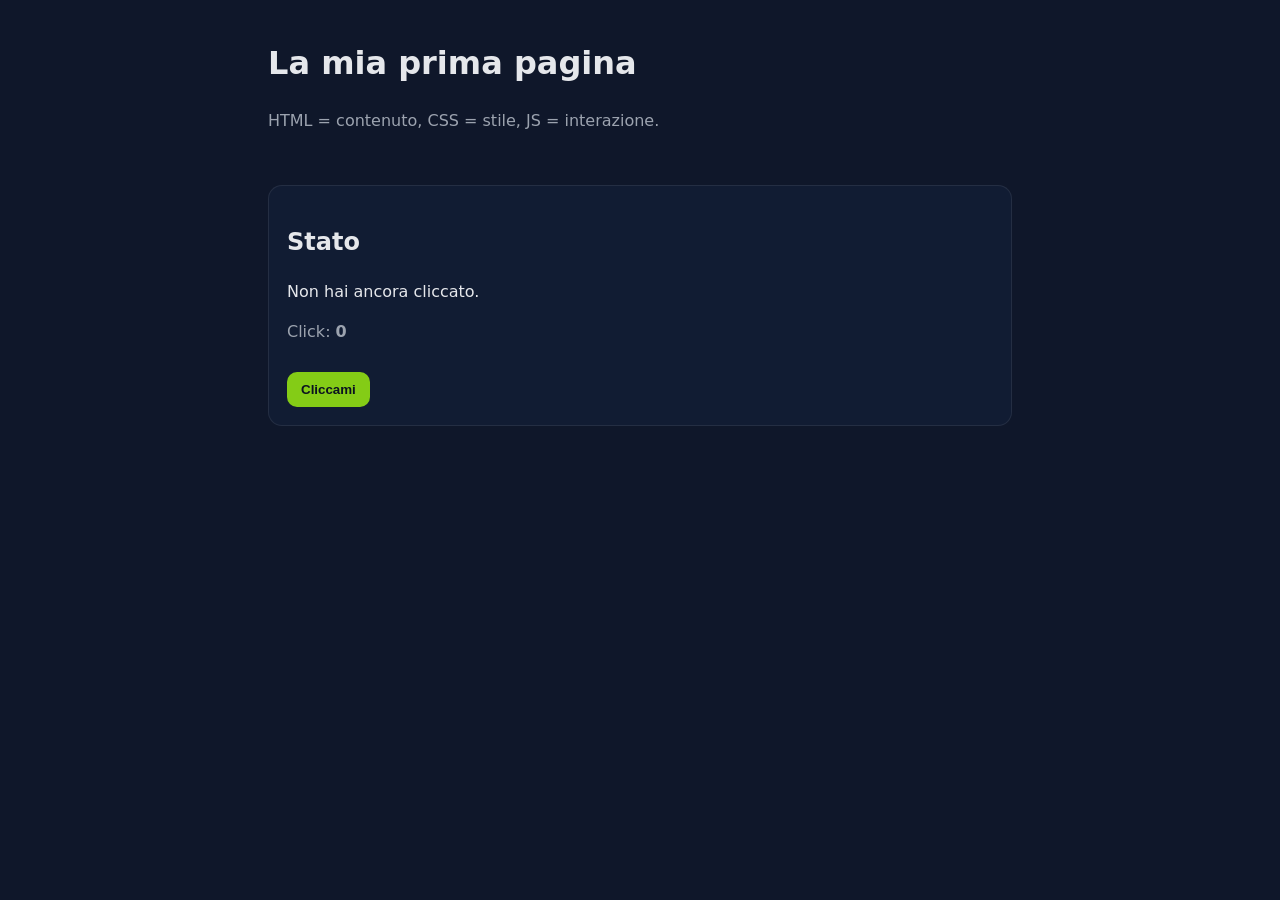
<file: esempio/index.html>
<!DOCTYPE html>
<html lang="en">
<head>
    <meta charset="UTF-8">
    <meta name="viewport" content="width=device-width, initial-scale=1.0">
    <title>Esempio HTML, CSS, JS</title>
    <link rel="stylesheet" href="style.css">
</head>
<body>
    <header class="container">
        <h1>La mia prima pagina</h1>
        <p class="muted">
            HTML = contenuto, CSS = stile, JS = interazione.
        </p>
    </header>

    <main class="container">
        <section class="card">
            <h2>Stato</h2>
            <p id="status">Non hai ancora cliccato.</p>
            <p class="muted">
                Click: <strong id="count">0</strong>
            </p>

            <button id="btn" class="btn">Cliccami</button>
        </section>
    </main>

    <script src="script.js"></script>
</body>
</html>
</file>
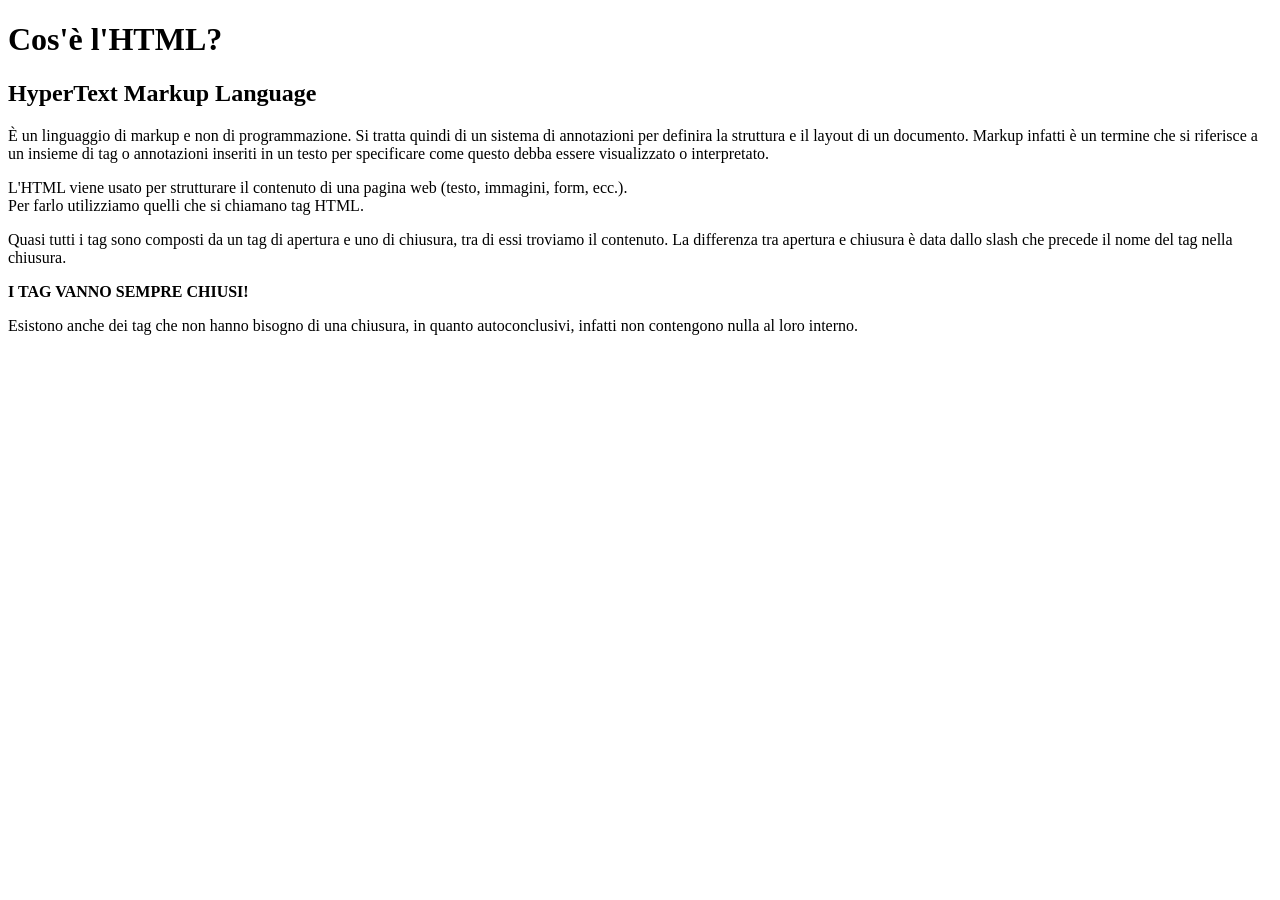
<file: 01-basi/01-intro.html>
<!-- Commento = Windows ctrl + ù | Mac = cmd + shift + 7 -->
<!-- Il tag DOCTYPE definisce il documento come un file HTML, così che il browser possa interpretarlo correttamente -->
<!DOCTYPE html>
<!-- Il tag HTML è il nostro "root tag" che contiene tutto il nostro documento -->
<html lang="it">
<!-- Il tag HEAD contiene tutta una serie di tag che servono a fornire informazioni extra sulla pagina, come meta-dati o il titolo della pagina. Tutto ciò che viene riportato nella head del documento non verrà visualizzato sulla pagina renderizzata dal browser -->
<head>
    <meta charset="UTF-8">
    <meta name="viewport" content="width=device-width, initial-scale=1.0">

    <!-- Il tag TITLE riporta il titolo della pagina. Importante per la SEO -->
    <title>HTML & CSS - Basi 01 - Intro</title>
</head>

<!-- Il tag BODY contiene tutto ciò che verrà visualizzato dagli utenti che visitano la nostra pagina web -->
<body>

    <h1>Cos'è l'HTML?</h1>

    <h2>HyperText Markup Language</h2>

    <p>
        È un linguaggio di markup e non di programmazione. Si tratta quindi di un sistema di annotazioni per definira la struttura e il layout di un documento. Markup infatti è un termine che si riferisce a un insieme di tag o annotazioni inseriti in un testo per specificare come questo debba essere visualizzato o interpretato.
    </p>

    <p>
        L'HTML viene usato per strutturare il contenuto di una pagina web (testo, immagini, form, ecc.). <br>
        Per farlo utilizziamo quelli che si chiamano tag HTML.
    </p>

    <p>
        Quasi tutti i tag sono composti da un tag di apertura e uno di chiusura, tra di essi troviamo il contenuto. La differenza tra apertura e chiusura è data dallo slash che precede il nome del tag nella chiusura.
    </p>

    <p>
        <strong>I TAG VANNO SEMPRE CHIUSI!</strong>
    </p>

    <p>
        Esistono anche dei tag che non hanno bisogno di una chiusura, in quanto autoconclusivi, infatti non contengono nulla al loro interno.
    </p>
    
</body>

</html>
</file>
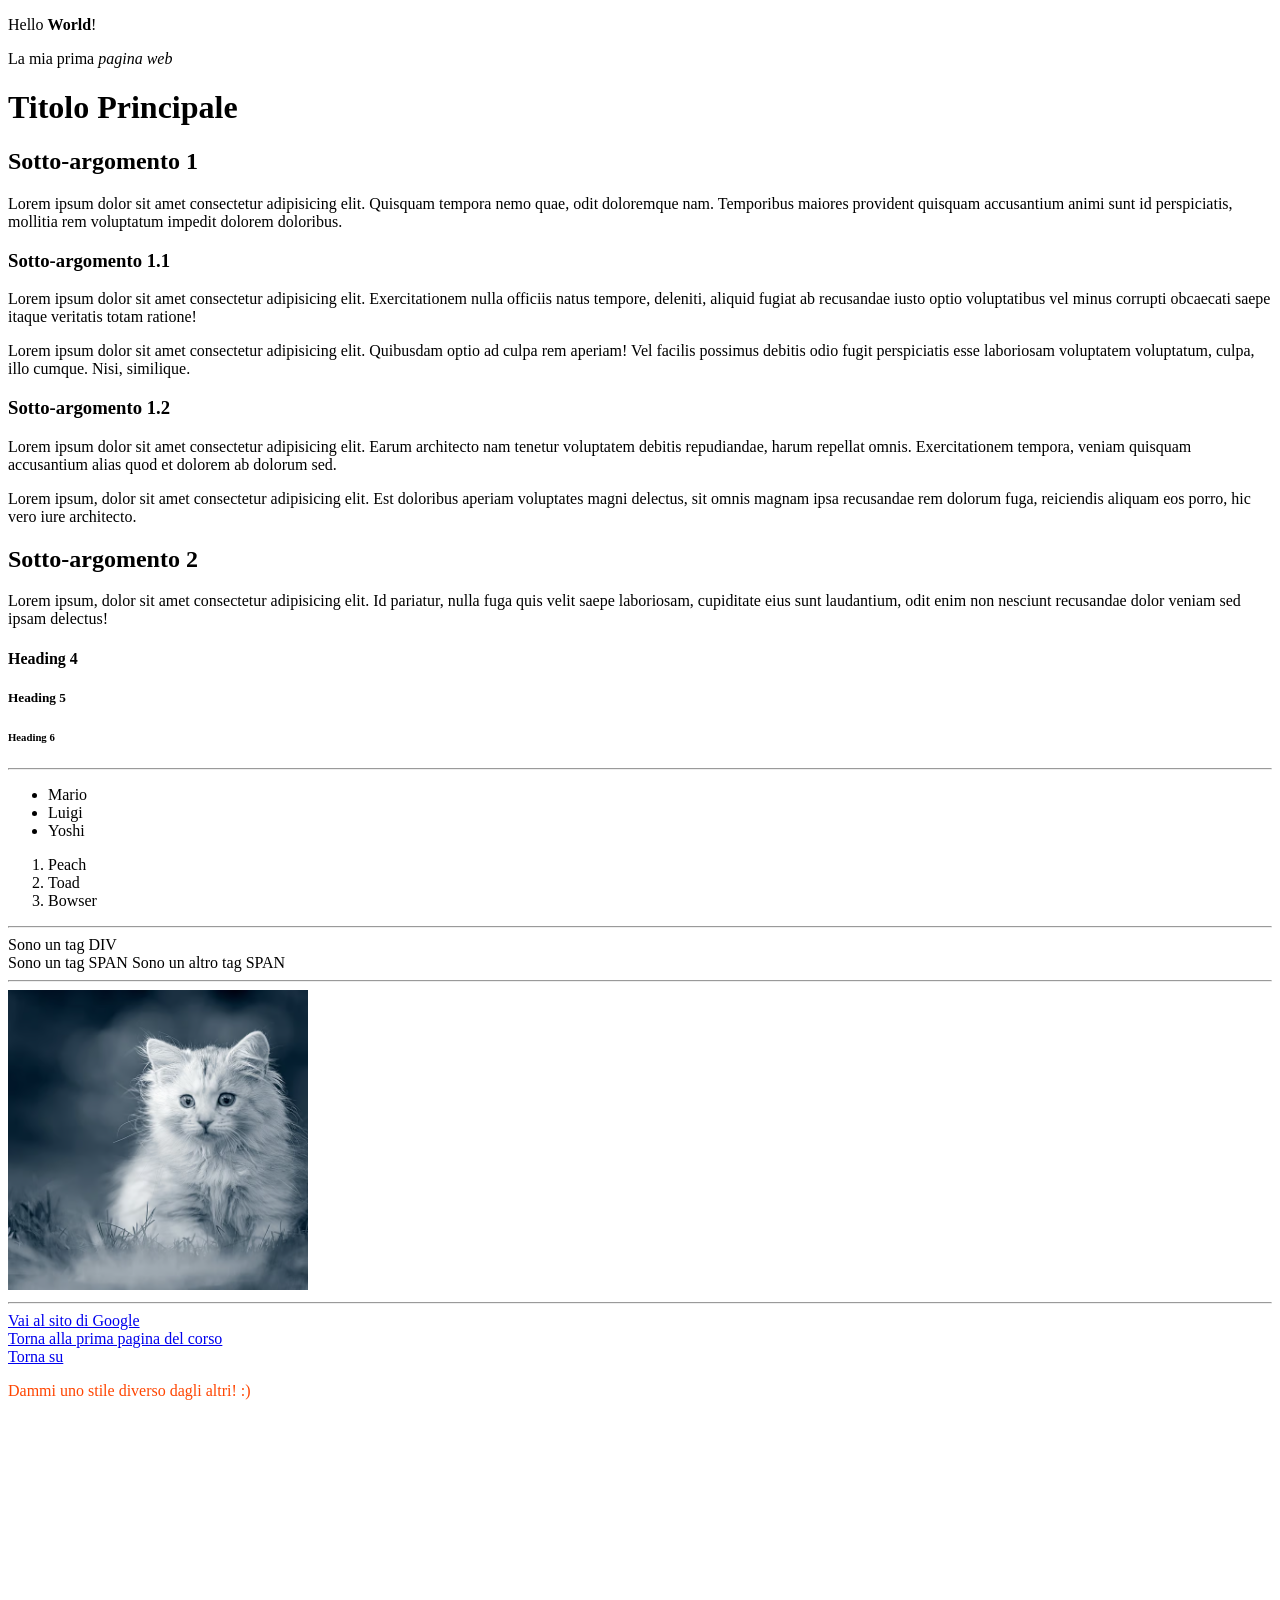
<file: 01-basi/02-basi-html.html>
<!DOCTYPE html>
<html lang="it">
<head>
    <meta charset="UTF-8">
    <meta name="viewport" content="width=device-width, initial-scale=1.0">
    <title>HTML & CSS - Basi 02 - Basi di HTML</title>
</head>
<body id="top" style="min-height: 300vh;">

    <p>
        <!-- Il tag STRONG rende porzioni di testo in grassetto e comunica al browser che si tratta di una parte importante del contenuto -->
        Hello <strong>World</strong>!
    </p>

    <p>
        <!-- Il tag EM enfatizza una porzione di testo rendendola "italic" -->
        La mia prima <em>pagina web</em>
    </p>

    <!--
        Abbiamo a disposizione 6 tag per i titoli all'interno del nostro testo. Si chiamano headings e i tag sono: H1, H2, H3, H4, H5, H6.

        Hanno un valore semantico decrescente, quindi il tag H1 di una pagina conterrà il titolo principale del documento e ce ne potrà essere solo uno.

        I contenuti saranno divisi all'interno della pagina e ogni porzione avrà il suo titolo che spiegherà di cosa si parla. Questo titolo sarà contenuto in un H2.

        Se all'interno delle macro-porzioni di contenuto ci sarà bisogno di suddividere ancora, allora potremo utilizzare gli H3 per indicare le varie sotto-porzioni.

        E così via, anche se H4, H5 e H6 non vengono quasi mai utilizzati.

        È IMPORTANTE utilizzare gli Heading secondo il loro valore semantico e non il loro aspetto sulla pagina, per quello sarà il CSS a occuparsene.
    -->

    <h1>Titolo Principale</h1>

    <h2>Sotto-argomento 1</h2>

    <p>
        Lorem ipsum dolor sit amet consectetur adipisicing elit. Quisquam tempora nemo quae, odit doloremque nam. Temporibus maiores provident quisquam accusantium animi sunt id perspiciatis, mollitia rem voluptatum impedit dolorem doloribus.
    </p>

    <h3>Sotto-argomento 1.1</h3>

    <p>
        Lorem ipsum dolor sit amet consectetur adipisicing elit. Exercitationem nulla officiis natus tempore, deleniti, aliquid fugiat ab recusandae iusto optio voluptatibus vel minus corrupti obcaecati saepe itaque veritatis totam ratione!
    </p>

    <p>
        Lorem ipsum dolor sit amet consectetur adipisicing elit. Quibusdam optio ad culpa rem aperiam! Vel facilis possimus debitis odio fugit perspiciatis esse laboriosam voluptatem voluptatum, culpa, illo cumque. Nisi, similique.
    </p>

    <h3>Sotto-argomento 1.2</h3>

    <p>
        Lorem ipsum dolor sit amet consectetur adipisicing elit. Earum architecto nam tenetur voluptatem debitis repudiandae, harum repellat omnis. Exercitationem tempora, veniam quisquam accusantium alias quod et dolorem ab dolorum sed.
    </p>

    <p>
        Lorem ipsum, dolor sit amet consectetur adipisicing elit. Est doloribus aperiam voluptates magni delectus, sit omnis magnam ipsa recusandae rem dolorum fuga, reiciendis aliquam eos porro, hic vero iure architecto.
    </p>

    <h2>Sotto-argomento 2</h2>

    <p>
        Lorem ipsum, dolor sit amet consectetur adipisicing elit. Id pariatur, nulla fuga quis velit saepe laboriosam, cupiditate eius sunt laudantium, odit enim non nesciunt recusandae dolor veniam sed ipsam delectus!
    </p>

    <h4>Heading 4</h4>
    <h5>Heading 5</h5>
    <h6>Heading 6</h6>

    <!-- Il tag HR, Horizontal Rule, è un tag autoconclusivo che crea una riga divisoria -->
    <hr>

    <!--
        Liste ordinate e non ordinate.
        È possibile creare delle liste puntate o numerate utilizzando i corretti tag HTML.

        Questi sono UL e OL, rispettivamente Unordered List e Ordered List. Comunicano al browser che ciò che contengono è una lista. Ogni elemento della lista invece viene contenuto all'interno di tag LI, List Item, e gli LI sono gli unici tag accettati come figli diretti di UL e OL.
    -->
    <ul>
        <li>Mario</li>
        <li>Luigi</li>
        <li>Yoshi</li>
    </ul>

    <ol>
        <li>Peach</li>
        <li>Toad</li>
        <li>Bowser</li>
    </ol>

    <hr>

    <!--
        Il tag DIV è probabilmente il tag più utilizzato quando si crea una pagina web.
        Si tratta di un contenitore generico che divide il contenuto in sezioni oppure serve a raggruppare elementi che ha senso accostare tra loro.
        Viene usato molto molto spesso per creare layout in combinazione con il CSS.
        Non ha un effetto visivo.
    -->
    <div>
        Sono un tag DIV
    </div>

    <!--
        Il tag SPAN è simile a un DIV, ma non si comporta nella stessa maniera.
        Viene utilizzato per aggiungere CSS o funzioni JS a una porzione di testo o altri elementi.
    -->
    <span>Sono un tag SPAN</span>
    <span>Sono un altro tag SPAN</span>

    <hr>

    <!--
        Il tag IMG è un tag autoconclusivo che permette di visualizzare un'immagine all'interno della pagina web.

        Per dire al browser che immagine debba essere renderizzata, dobbiamo usare un ATTRIBUTO.

        Gli attributi sono qualcosa che si aggiunge all'interno del tag di apertura, nelle parentesi angolari, per fornire al browser informazioni aggiuntive sull'elemento.

        Assegnando al tag IMG un attributo src (source) possiamo dire al browser dove andare a trovare l'immagine da far vedere sulla pagina. Dobbiamo quindi indicare come valore dell'attributo src il percorso a cui trovare l'immagine.

        È bene utilizzare l'attributo alt (ALTernative text) che fornisce una descrizione testuale dell'immagine. Questa serve in caso in cui l'immagine non possa essere renderizzata e, ancora più importante, a essere riconosciuta da lettori di pagine web per ipovedenti.
    -->
    <img src="img/gattino.avif" alt="Gattino tanto pucciosino e carino" width="300">

    <hr>

    <!--
        Un altro tipo di tag che necessita sempre di attributi è il tag A o Àncora. Questi tag servono a creare link a altre pagine o altri siti.

        Il tag A ha bisogno dell'attributo href (Hyperlink REFerence) il cui valore indica la pagina o il sito a cui il link deve puntare.

        È bene utilizzare anche l'attributo title che riporta un messaggio per l'utente che indica dove si andrà a finire cliccando sul link.

        Infine, se il link punta a un sito esterno, conviene sempre usare l'attributo target con un valore di _blank, in modo da far aprire il sito esterno in una nuova tab del browser. In questo modo non perdiamo l'utente che si trova sul nostro sito.
    -->
    <a href="https://www.google.com" title="Link al sito di Google" target="_blank">Vai al sito di Google</a>
    <br>
    <a href="01-intro.html" title="Vai alla prima pagina del corso">Torna alla prima pagina del corso</a>
    <br>
    <a href="#top" title="Vai a inizio pagina">Torna su</a>

    <!--
        Anche se sconsigliatissimo, è possibile utilizzare l'attributo style per dare uno stile a un elemento.
        All'interno di questo attributo si può scrivere in CSS tutte le regole di stile che vogliamo assegnare all'elemento.
    -->
    <p style="color: orangered;">
        Dammi uno stile diverso dagli altri! :)
    </p>

    <!-- Intestazione della pagina o di una sezione in cima alla pagina -->
    <header></header>

    <!-- Menù di navigazione -->
    <nav></nav>

    <!-- Contenuto principale della pagina -->
    <main></main>

    <!-- Contenuti secondari o correlati (pubblicità, post o prodotti correlati, box laterali...) -->
    <aside></aside>

    <!-- Contenuto autonomo e riutilizzabile (articolo di blocg, scheda prodotto...) -->
    <article></article>

    <!-- Raggruppamento tematico di contenuti -->
    <section></section>

    <!-- Chiusura della pagina -->
    <footer></footer>
</body>
</html>
</file>
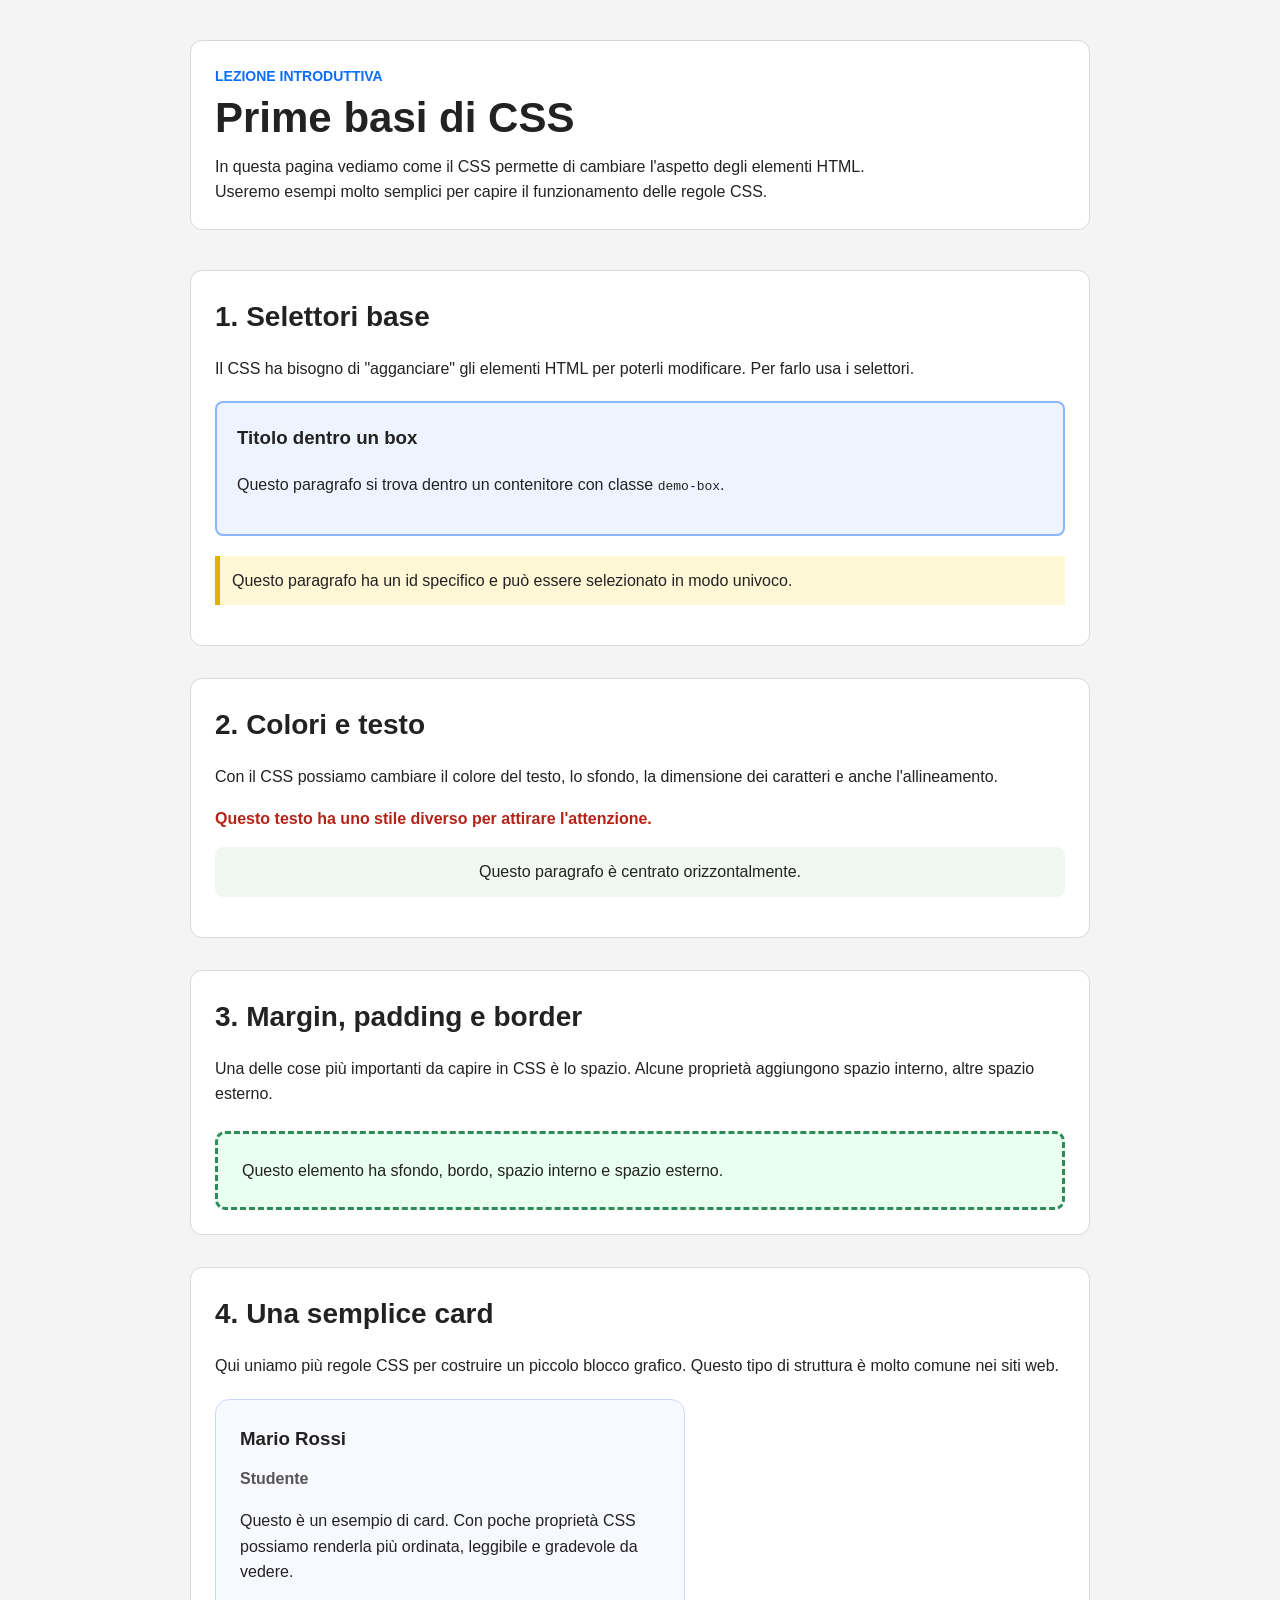
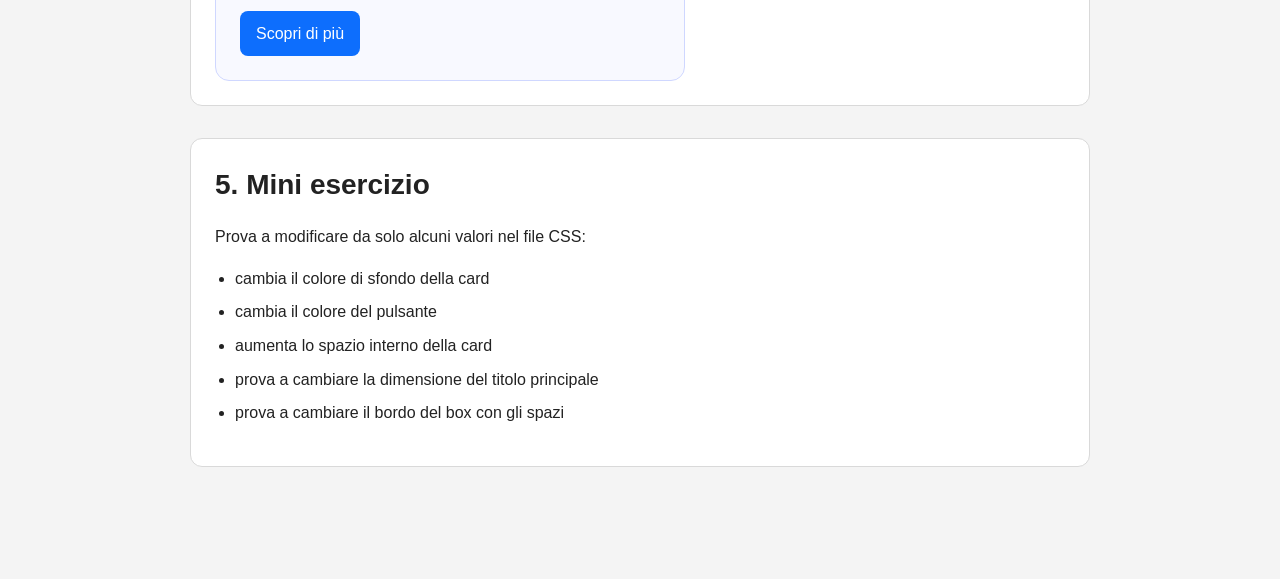
<file: 02-stile pagine/01-basi-css.html>
<!DOCTYPE html>
<html lang="it">
<head>
    <meta charset="UTF-8">
    <meta name="viewport" content="width=device-width, initial-scale=1.0">
    <title>HTML & CSS - Lezione base CSS</title>

    <link rel="stylesheet" href="css/01-basi-css.css">
</head>
<body>

    <main>
        <!--
            L'HTML costruisce la struttura del contenuto.
            Il CSS invece si occupa dell'aspetto grafico.

            In questa lezione vedremo:
            1. Come si collega un file CSS a una pagina HTML
            2. Come si scrive una regola CSS
            3. Come selezionare gli elementi
            4. Come cambiare colori, testi, spazi e bordi
            5. Come creare un semplice blocco / card
        -->

        <header class="hero">
            <p class="eyebrow">Lezione introduttiva</p>
            <h1>Prime basi di CSS</h1>
            <p class="intro-text">
                In questa pagina vediamo come il CSS permette di cambiare l'aspetto degli elementi HTML.
                Useremo esempi molto semplici per capire il funzionamento delle regole CSS.
            </p>
        </header>

        <section class="example-section">
            <h2>1. Selettori base</h2>
            <p>
                Il CSS ha bisogno di "agganciare" gli elementi HTML per poterli modificare.
                Per farlo usa i selettori.
            </p>

            <div class="demo-box">
                <h3>Titolo dentro un box</h3>
                <p>
                    Questo paragrafo si trova dentro un contenitore con classe <code>demo-box</code>.
                </p>
            </div>

            <p id="special-paragraph">
                Questo paragrafo ha un id specifico e può essere selezionato in modo univoco.
            </p>
        </section>

        <section class="example-section">
            <h2>2. Colori e testo</h2>
            <p>
                Con il CSS possiamo cambiare il colore del testo, lo sfondo, la dimensione dei caratteri
                e anche l'allineamento.
            </p>

            <p class="text-highlight">
                Questo testo ha uno stile diverso per attirare l'attenzione.
            </p>

            <p class="text-center">
                Questo paragrafo è centrato orizzontalmente.
            </p>
        </section>

        <section class="example-section">
            <h2>3. Margin, padding e border</h2>
            <p>
                Una delle cose più importanti da capire in CSS è lo spazio.
                Alcune proprietà aggiungono spazio interno, altre spazio esterno.
            </p>

            <div class="spacing-box">
                Questo elemento ha sfondo, bordo, spazio interno e spazio esterno.
            </div>
        </section>

        <section class="example-section">
            <h2>4. Una semplice card</h2>
            <p>
                Qui uniamo più regole CSS per costruire un piccolo blocco grafico.
                Questo tipo di struttura è molto comune nei siti web.
            </p>

            <article class="card">
                <h3>Mario Rossi</h3>
                <p class="card-role">Studente</p>
                <p>
                    Questo è un esempio di card. Con poche proprietà CSS possiamo renderla
                    più ordinata, leggibile e gradevole da vedere.
                </p>
                <a href="#" class="card-button">Scopri di più</a>
            </article>
        </section>

        <section class="example-section">
            <h2>5. Mini esercizio</h2>
            <p>
                Prova a modificare da solo alcuni valori nel file CSS:
            </p>

            <ul>
                <li>cambia il colore di sfondo della card</li>
                <li>cambia il colore del pulsante</li>
                <li>aumenta lo spazio interno della card</li>
                <li>prova a cambiare la dimensione del titolo principale</li>
                <li>prova a cambiare il bordo del box con gli spazi</li>
            </ul>
        </section>
    </main>

</body>
</html>
</file>
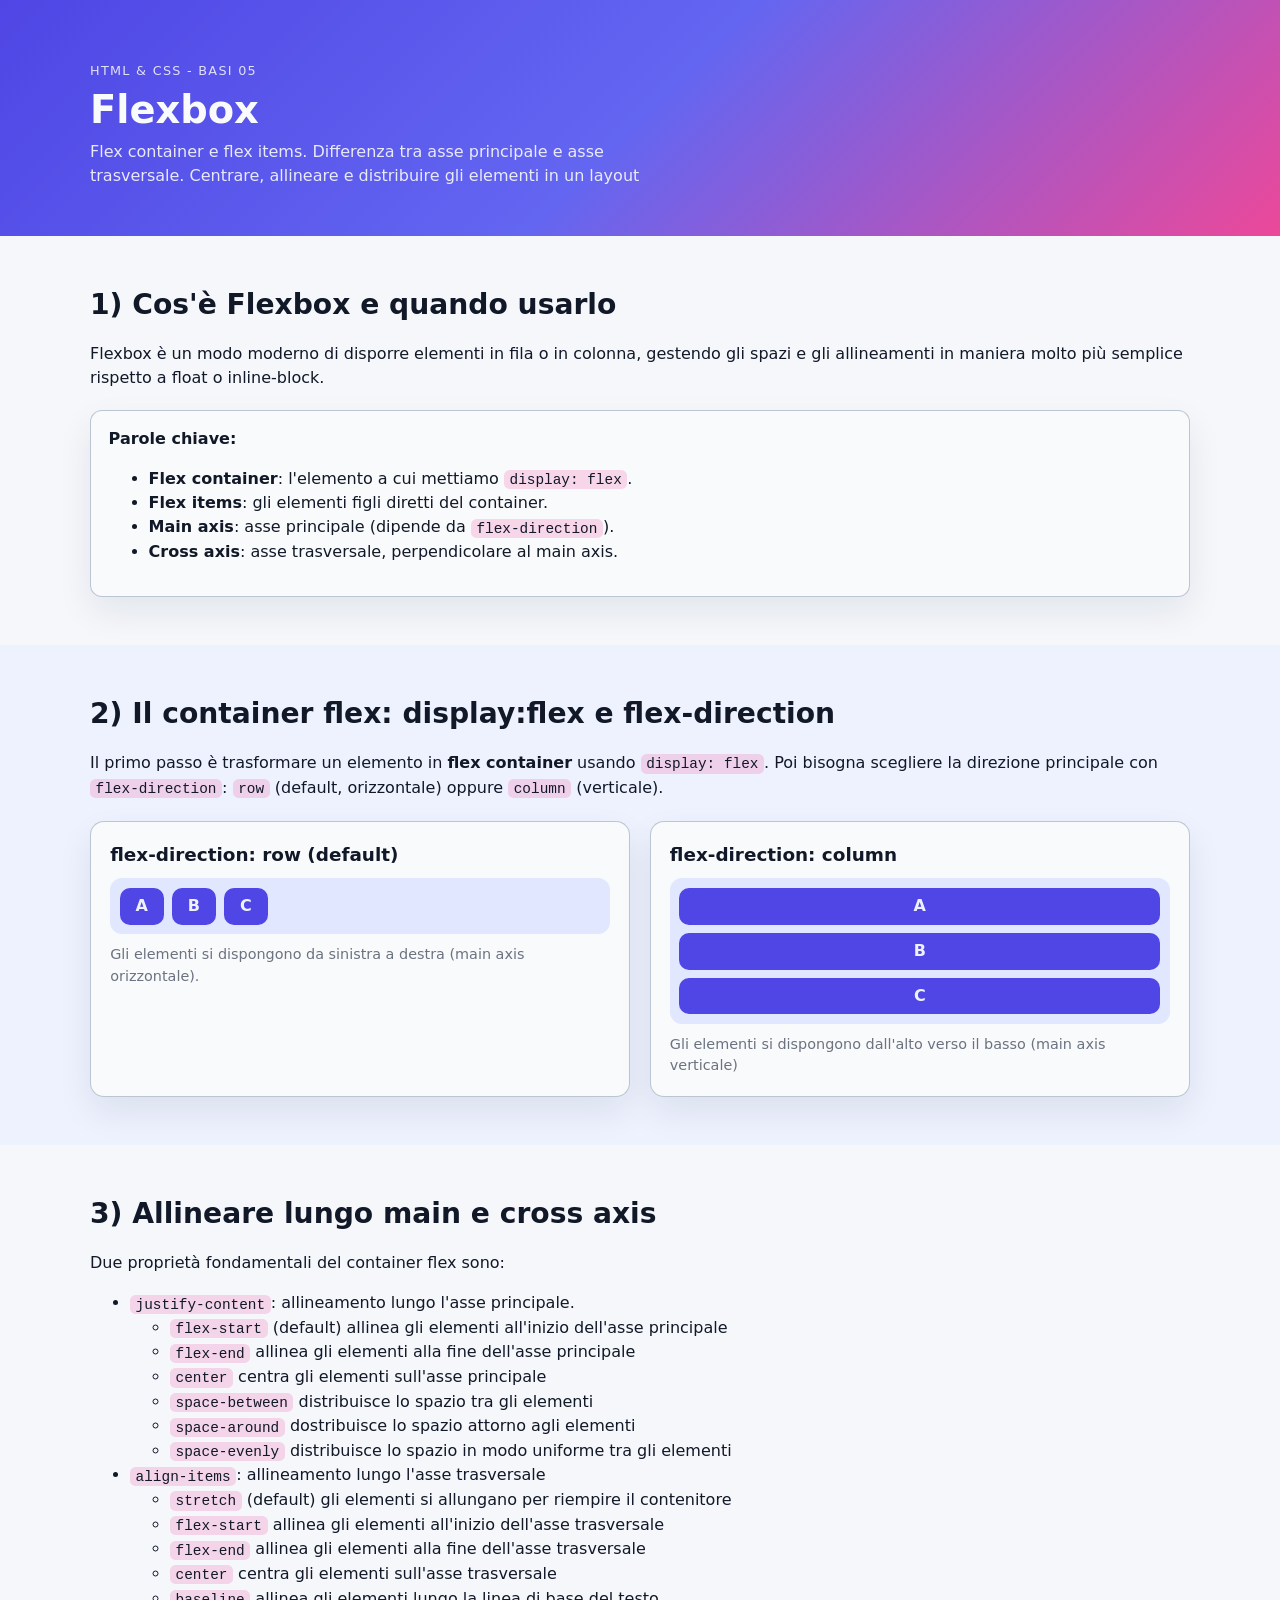
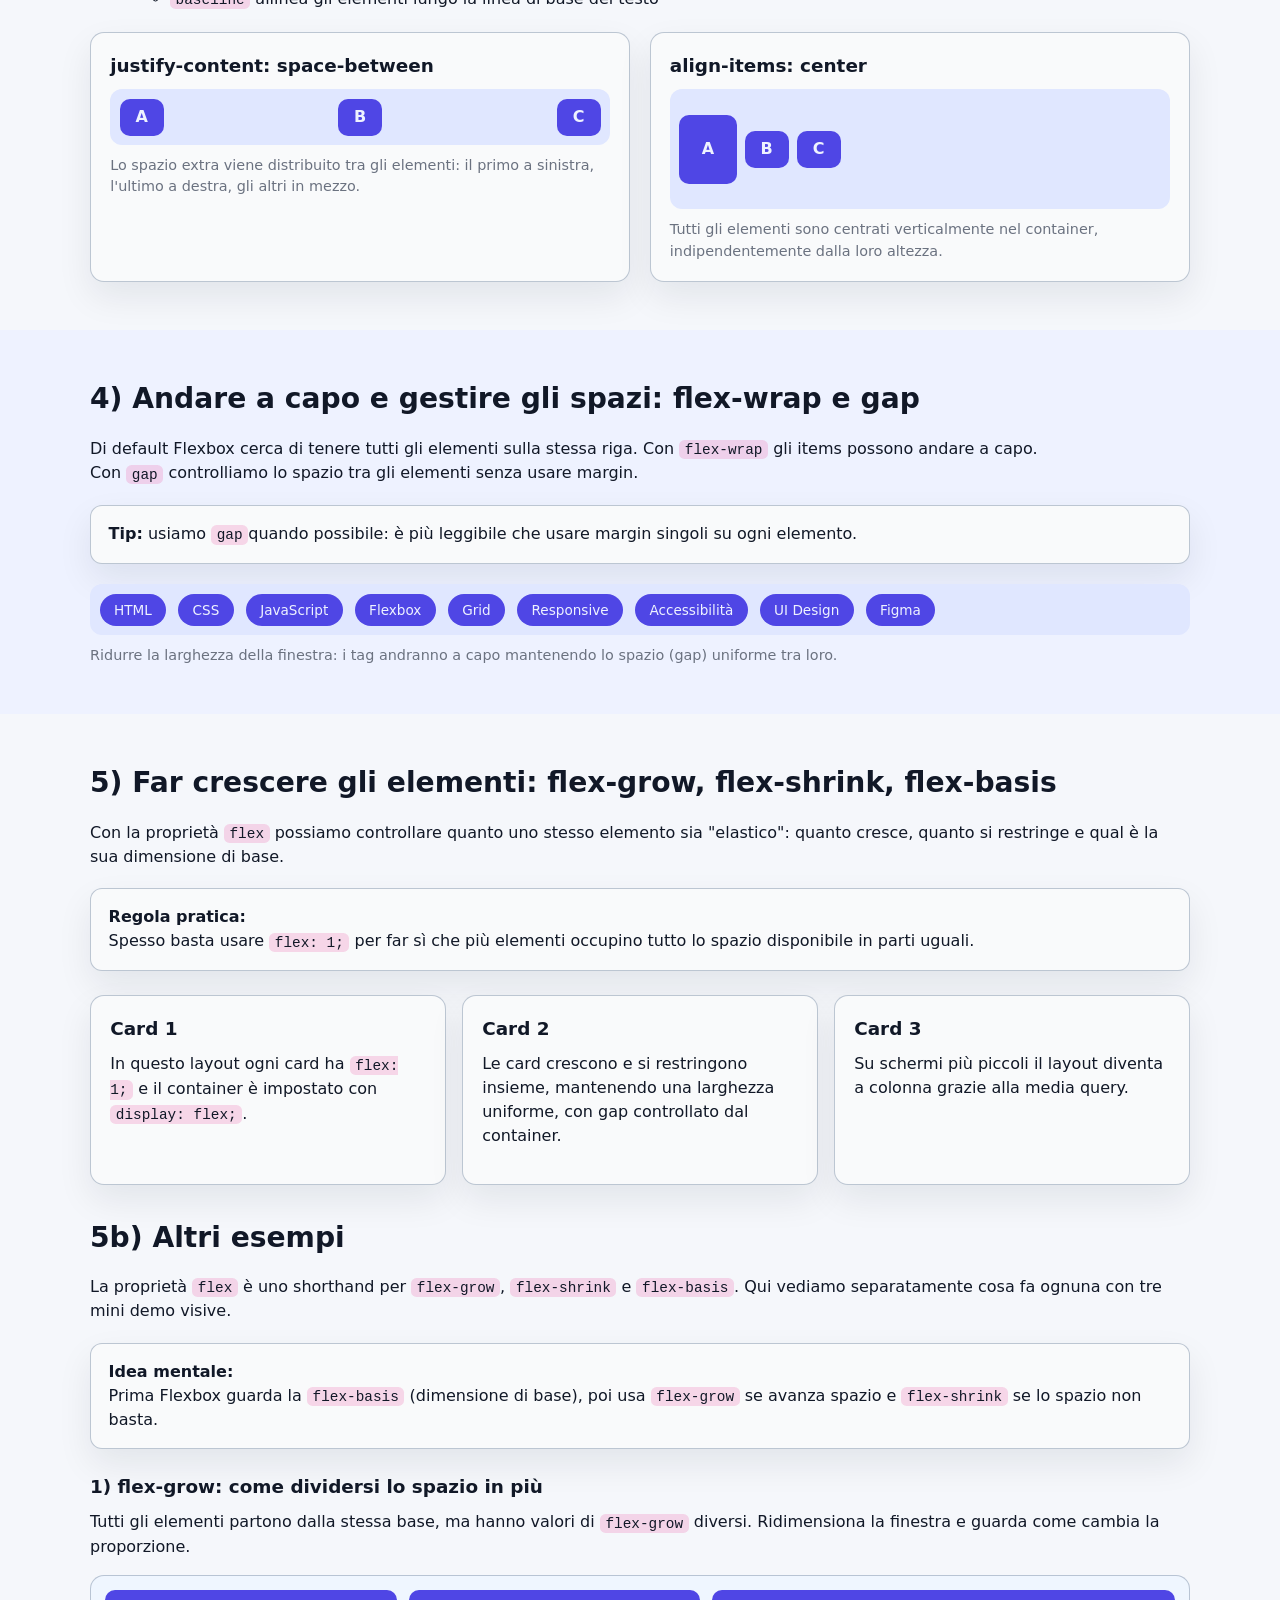
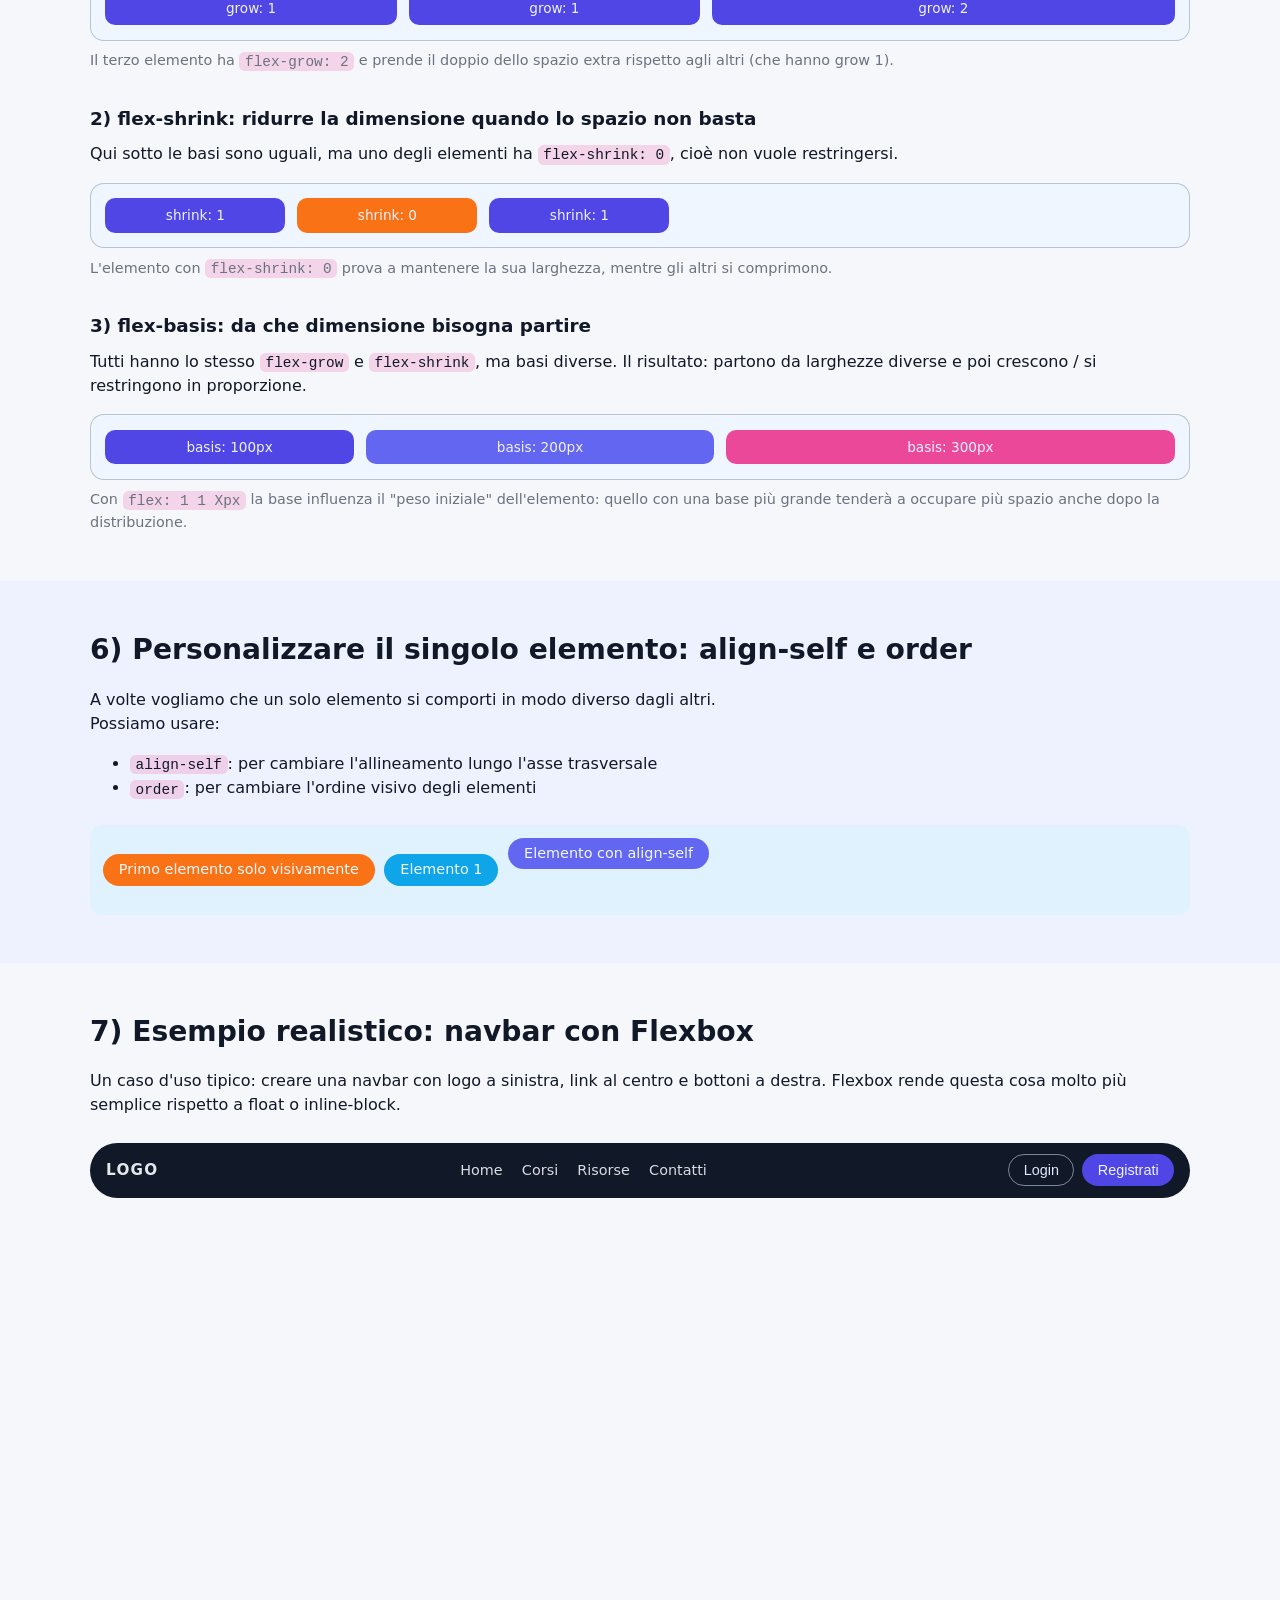
<file: 02-stile pagine/02-flexbox.html>
<!DOCTYPE html>
<html lang="it">
<head>
    <meta charset="UTF-8">
    <meta name="viewport" content="width=device-width, initial-scale=1.0">
    <title>HTML & CSS - Basi CSS 05 - Flexbox</title>

    <link rel="stylesheet" href="css/02-flexbox.css">
</head>
<body>

    <header class="site-header">
        <div class="container">
            <p class="eyebrow">HTML & CSS - Basi 05</p>
            <h1>Flexbox</h1>
            <p class="lead">
                Flex container e flex items. Differenza tra asse principale e asse trasversale. Centrare, allineare e distribuire gli elementi in un layout
            </p>
        </div>
    </header>

    <main>
        <!-- Concetti base -->
        <section class="section">
            <div class="container">

                <h2>1) Cos'è Flexbox e quando usarlo</h2>

                <!--
                    Flexbox è un sistema di layout monodimensionale.
                    Questo significa che è perfetto per:
                        - allineare elementi su una riga o una colonna
                        - distribuire lo spazio tra gli elementi
                        - gestire facilmente l'allineamento verticale e orizzontale

                    NON è pensato per layout complessi a griglia (per quello c'è CSS Grid), ma è fenomenale per:
                        - navbar
                        - gruppi di bottoni
                        - card affiancate
                        - elementi perfettamente centrati
                -->

                <p>
                    Flexbox è un modo moderno di disporre elementi in fila o in colonna, gestendo gli spazi e gli allineamenti in maniera molto più semplice rispetto a float o inline-block.
                </p>

                <div class="note">
                    <strong>Parole chiave:</strong>

                    <ul>
                        <li>
                            <strong>Flex container</strong>: l'elemento a cui mettiamo <code>display: flex</code>.
                        </li>
                        <li>
                            <strong>Flex items</strong>: gli elementi figli diretti del container.
                        </li>
                        <li>
                            <strong>Main axis</strong>: asse principale (dipende da <code>flex-direction</code>).
                        </li>
                        <li>
                            <strong>Cross axis</strong>: asse trasversale, perpendicolare al main axis.
                        </li>
                    </ul>
                </div>

            </div>
        </section>

        <section class="section section-alt">
            <div class="container">

                <h2>2) Il container flex: display:flex e flex-direction</h2>

                <p>
                    Il primo passo è trasformare un elemento in <strong>flex container</strong> usando <code>display: flex</code>. Poi bisogna scegliere la direzione principale con <code>flex-direction</code>: <code>row</code> (default, orizzontale) oppure <code>column</code> (verticale).
                </p>

                <div class="flex-demo-grid">
                    <!-- esempio direction row -->
                    <div class="flex-block">
                        <h3>flex-direction: row (default)</h3>

                        <div class="flex-row-base">
                            <div class="box">A</div>
                            <div class="box">B</div>
                            <div class="box">C</div>
                        </div>

                        <p class="caption">
                            Gli elementi si dispongono da sinistra a destra (main axis orizzontale).
                        </p>
                    </div>

                    <!-- esempio direction column -->
                    <div class="flex-block">
                        <h3>flex-direction: column</h3>

                        <div class="flex-column-base">
                            <div class="box">A</div>
                            <div class="box">B</div>
                            <div class="box">C</div>
                        </div>

                        <p class="caption">
                            Gli elementi si dispongono dall'alto verso il basso (main axis verticale)
                        </p>
                    </div>
                </div>

            </div>
        </section>

        <!-- justify-content e align-items -->
        <section class="section">
            <div class="container">

                <h2>3) Allineare lungo main e cross axis</h2>

                <p>
                    Due proprietà fondamentali del container flex sono:
                </p>

                <ul>
                    <li>
                        <code>justify-content</code>: allineamento lungo l'asse principale.
                    </li>
                    <ul>
                        <li>
                            <code>flex-start</code> (default) allinea gli elementi all'inizio dell'asse principale
                        </li>
                        <li>
                            <code>flex-end</code> allinea gli elementi alla fine dell'asse principale
                        </li>
                        <li>
                            <code>center</code> centra gli elementi sull'asse principale
                        </li>
                        <li>
                            <code>space-between</code> distribuisce lo spazio tra gli elementi
                        </li>
                        <li>
                            <code>space-around</code> dostribuisce lo spazio attorno agli elementi
                        </li>
                        <li>
                            <code>space-evenly</code> distribuisce lo spazio in modo uniforme tra gli elementi
                        </li>
                    </ul>
                    <li>
                        <code>align-items</code>: allineamento lungo l'asse trasversale
                    </li>
                    <ul>
                        <li>
                            <code>stretch</code> (default) gli elementi si allungano per riempire il contenitore
                        </li>
                        <li>
                            <code>flex-start</code> allinea gli elementi all'inizio dell'asse trasversale
                        </li>
                        <li>
                            <code>flex-end</code> allinea gli elementi alla fine dell'asse trasversale
                        </li>
                        <li>
                            <code>center</code> centra gli elementi sull'asse trasversale
                        </li>
                        <li>
                            <code>baseline</code> allinea gli elementi lungo la linea di base del testo
                        </li>
                    </ul>
                </ul>

                <div class="flex-demo-grid">
                    <!-- justify-content -->
                    <div class="flex-block">
                        <h3>justify-content: space-between</h3>

                        <div class="flex-row-base justify-between">
                            <div class="box">A</div>
                            <div class="box">B</div>
                            <div class="box">C</div>
                        </div>

                        <p class="caption">
                            Lo spazio extra viene distribuito tra gli elementi: il primo a sinistra, l'ultimo a destra, gli altri in mezzo.
                        </p>
                    </div>

                    <!-- align-items -->
                    <div class="flex-block">
                        <h3>align-items: center</h3>

                        <div class="flex-row-tall align-center">
                            <div class="box tall">A</div>
                            <div class="box">B</div>
                            <div class="box">C</div>
                        </div>

                        <p class="caption">
                            Tutti gli elementi sono centrati verticalmente nel container, indipendentemente dalla loro altezza.
                        </p>
                    </div>
                </div>

            </div>
        </section>

        <!-- flex-wrap e gap -->
        <section class="section section-alt">
            <div class="container">

                <h2>4) Andare a capo e gestire gli spazi: flex-wrap e gap</h2>

                <p>
                    Di default Flexbox cerca di tenere tutti gli elementi sulla stessa riga. Con <code>flex-wrap</code> gli items possono andare a capo. <br>
                    Con <code>gap</code> controlliamo lo spazio tra gli elementi senza usare margin.
                </p>

                <div class="note">
                    <strong>Tip:</strong> usiamo <code>gap</code>quando possibile: è più leggibile che usare margin singoli su ogni elemento.
                </div>

                <div class="flex-wrap-demo">

                    <div class="flex-wrap-grid">
                        <div class="tag">HTML</div>
                        <div class="tag">CSS</div>
                        <div class="tag">JavaScript</div>
                        <div class="tag">Flexbox</div>
                        <div class="tag">Grid</div>
                        <div class="tag">Responsive</div>
                        <div class="tag">Accessibilità</div>
                        <div class="tag">UI Design</div>
                        <div class="tag">Figma</div>
                    </div>

                </div>

                <p class="caption">
                    Ridurre la larghezza della finestra: i tag andranno a capo mantenendo lo spazio (gap) uniforme tra loro.
                </p>

            </div>
        </section>

        <!-- flex grow/shrink + card layout -->
        <section class="section">
            <div class="container">

                <h2>5) Far crescere gli elementi: flex-grow, flex-shrink, flex-basis</h2>

                <!--
                    La proprietà "flex" è uno shorthand per :
                    flex: grow shrink basis;
                -->

                <p>
                    Con la proprietà <code>flex</code> possiamo controllare quanto uno stesso elemento sia "elastico": quanto cresce, quanto si restringe e qual è la sua dimensione di base.
                </p>

                <div class="note">
                    <strong>Regola pratica:</strong> <br>
                    Spesso basta usare <code>flex: 1;</code> per far sì che più elementi occupino tutto lo spazio disponibile in parti uguali.
                </div>

                <!-- Esempio: layout di card che si allargano in modo fluido -->
                <div class="cards-flex-row">
                    <!-- ogni card è un flex item -->
                    <article class="card">
                        <h3>Card 1</h3>
                        <p>
                            In questo layout ogni card ha <code>flex: 1;</code> e il container è impostato con <code>display: flex;</code>.
                        </p>
                    </article>

                    <article class="card">
                        <h3>Card 2</h3>
                        <p>
                            Le card crescono e si restringono insieme, mantenendo una larghezza uniforme, con gap controllato dal container.
                        </p>
                    </article>

                    <article class="card">
                        <h3>Card 3</h3>
                        <p>
                            Su schermi più piccoli il layout diventa a colonna grazie alla media query.
                        </p>
                    </article>
                </div>

                <h2>5b) Altri esempi</h2>

                <p>
                    La proprietà <code>flex</code> è uno shorthand per <code>flex-grow</code>, <code>flex-shrink</code> e <code>flex-basis</code>. Qui vediamo separatamente cosa fa ognuna con tre mini demo visive.
                </p>

                <div class="note" style="margin-bottom: 1.5rem;">
                    <strong>Idea mentale:</strong> <br>
                    Prima Flexbox guarda la <code>flex-basis</code> (dimensione di base), poi usa <code>flex-grow</code> se avanza spazio e <code>flex-shrink</code> se lo spazio non basta.
                </div>

                <!-- DEMO 1: flex-grow -->
                <h3>1) flex-grow: come dividersi lo spazio in più</h3>

                <p>
                    Tutti gli elementi partono dalla stessa base, ma hanno valori di <code>flex-grow</code> diversi. Ridimensiona la finestra e guarda come cambia la proporzione.
                </p>

                <div class="flex-gsb-demo flex-gsb-grow">
                    <div class="box-gsb grow-1">grow: 1</div>
                    <div class="box-gsb grow-1">grow: 1</div>
                    <div class="box-gsb grow-2">grow: 2</div>
                </div>

                <p class="caption" style="margin-bottom: 2rem;">
                    Il terzo elemento ha <code>flex-grow: 2</code> e prende il doppio dello spazio extra rispetto agli altri (che hanno grow 1).
                </p>

                <!-- DEMO 2: flex-srink -->
                <h3>2) flex-shrink: ridurre la dimensione quando lo spazio non basta</h3>

                <p>
                    Qui sotto le basi sono uguali, ma uno degli elementi ha <code>flex-shrink: 0</code>, cioè non vuole restringersi.
                </p>

                <div class="flex-gsb-demo flex-gsb-shrink">
                    <div class="box-gsb shrink-1">shrink: 1</div>
                    <div class="box-gsb shrink-0">shrink: 0</div>
                    <div class="box-gsb shrink-1">shrink: 1</div>
                </div>

                <p class="caption" style="margin-bottom: 2rem;">
                    L'elemento con <code>flex-shrink: 0</code> prova a mantenere la sua larghezza, mentre gli altri si comprimono.
                </p>

                <!-- DEMO 3: flex-basis -->
                <h3>3) flex-basis: da che dimensione bisogna partire</h3>

                <p>
                    Tutti hanno lo stesso <code>flex-grow</code> e <code>flex-shrink</code>, ma basi diverse. Il risultato: partono da larghezze diverse e poi crescono / si restringono in proporzione.
                </p>

                <div class="flex-gsb-demo flex-gsb-basis">
                    <div class="box-gsb basis-small">basis: 100px</div>
                    <div class="box-gsb basis-medium">basis: 200px</div>
                    <div class="box-gsb basis-large">basis: 300px</div>
                </div>

                <p class="caption">
                    Con <code>flex: 1 1 Xpx</code> la base influenza il "peso iniziale" dell'elemento: quello con una base più grande tenderà a occupare più spazio anche dopo la distribuzione.
                </p>

            </div>
        </section>

        <!-- align-self e order -->
        <section class="section section-alt">
            <div class="container">

                <h2>6) Personalizzare il singolo elemento: align-self e order</h2>

                <p>
                    A volte vogliamo che un solo elemento si comporti in modo diverso dagli altri. <br>
                    Possiamo usare:
                </p>

                <ul>
                    <li>
                        <code>align-self</code>: per cambiare l'allineamento lungo l'asse trasversale
                    </li>
                    <li>
                        <code>order</code>: per cambiare l'ordine visivo degli elementi
                    </li>
                </ul>

                <div class="flex-self-order-demo">
                    <!--
                        Container flex con:
                        - align-items: center (default per tutti)
                        - uno degli elementi usa align-self per "staccarsi"
                        - un elemento usa order per apparire primo
                    -->
                    <div class="flex-self-order">
                        <div class="pill pill-normal">
                            Elemento 1
                        </div>
                        <div class="pill pill-special">
                            Elemento con align-self
                        </div>
                        <div class="pill pill-reordered">
                            Primo elemento solo visivamente
                        </div>
                    </div>
                </div>

            </div>
        </section>

        <!-- Esempio di navbar con flex -->
        <section class="section">
            <div class="container">

                <h2>7) Esempio realistico: navbar con Flexbox</h2>

                <p>
                    Un caso d'uso tipico: creare una navbar con logo a sinistra, link al centro e bottoni a destra. Flexbox rende questa cosa molto più semplice rispetto a float o inline-block.
                </p>

                <nav class="navbar">
                    <div class="navbar-logo">
                        LOGO
                    </div>

                    <ul class="nav-links">
                        <li><a href="#!">Home</a></li>
                        <li><a href="#!">Corsi</a></li>
                        <li><a href="#!">Risorse</a></li>
                        <li><a href="#!">Contatti</a></li>
                        <li class="btn-close">
                            <svg xmlns="http://www.w3.org/2000/svg" width="24" height="24" viewBox="0 0 24 24" fill="none" stroke="currentColor" stroke-width="2" stroke-linecap="round" stroke-linejoin="round" class="lucide lucide-x-icon lucide-x">
                                <path d="M18 6 6 18" />
                                <path d="m6 6 12 12" />
                            </svg>
                        </li>
                    </ul>

                    <div class="navbar-actions">
                        <button class="btn btn-ghost btn-light">Login</button>
                        <button class="btn btn-primary">Registrati</button>
                        <button class="btn btn-ghost btn-light btn-menu">
                            <svg xmlns="http://www.w3.org/2000/svg" width="18" height="18" viewBox="0 0 24 24" fill="none" stroke="currentColor" stroke-width="2" stroke-linecap="round" stroke-linejoin="round" class="lucide lucide-menu-icon lucide-menu">
                                <path d="M4 5h16" />
                                <path d="M4 12h16" />
                                <path d="M4 19h16" />
                            </svg>
                        </button>
                    </div>
                </nav>

            </div>
        </section>

    </main>

    <script>
        const menu = document.querySelector('.nav-links');
        const btnNavOpen = document.querySelector('.btn-menu');
        const btnNavClose = document.querySelector('.btn-close');

        btnNavOpen.addEventListener('click', () => {
            menu.classList.add('open');
        });

        btnNavClose.addEventListener('click', () => {
            menu.classList.remove('open');
        });

    </script>
</body>
</html>
</file>
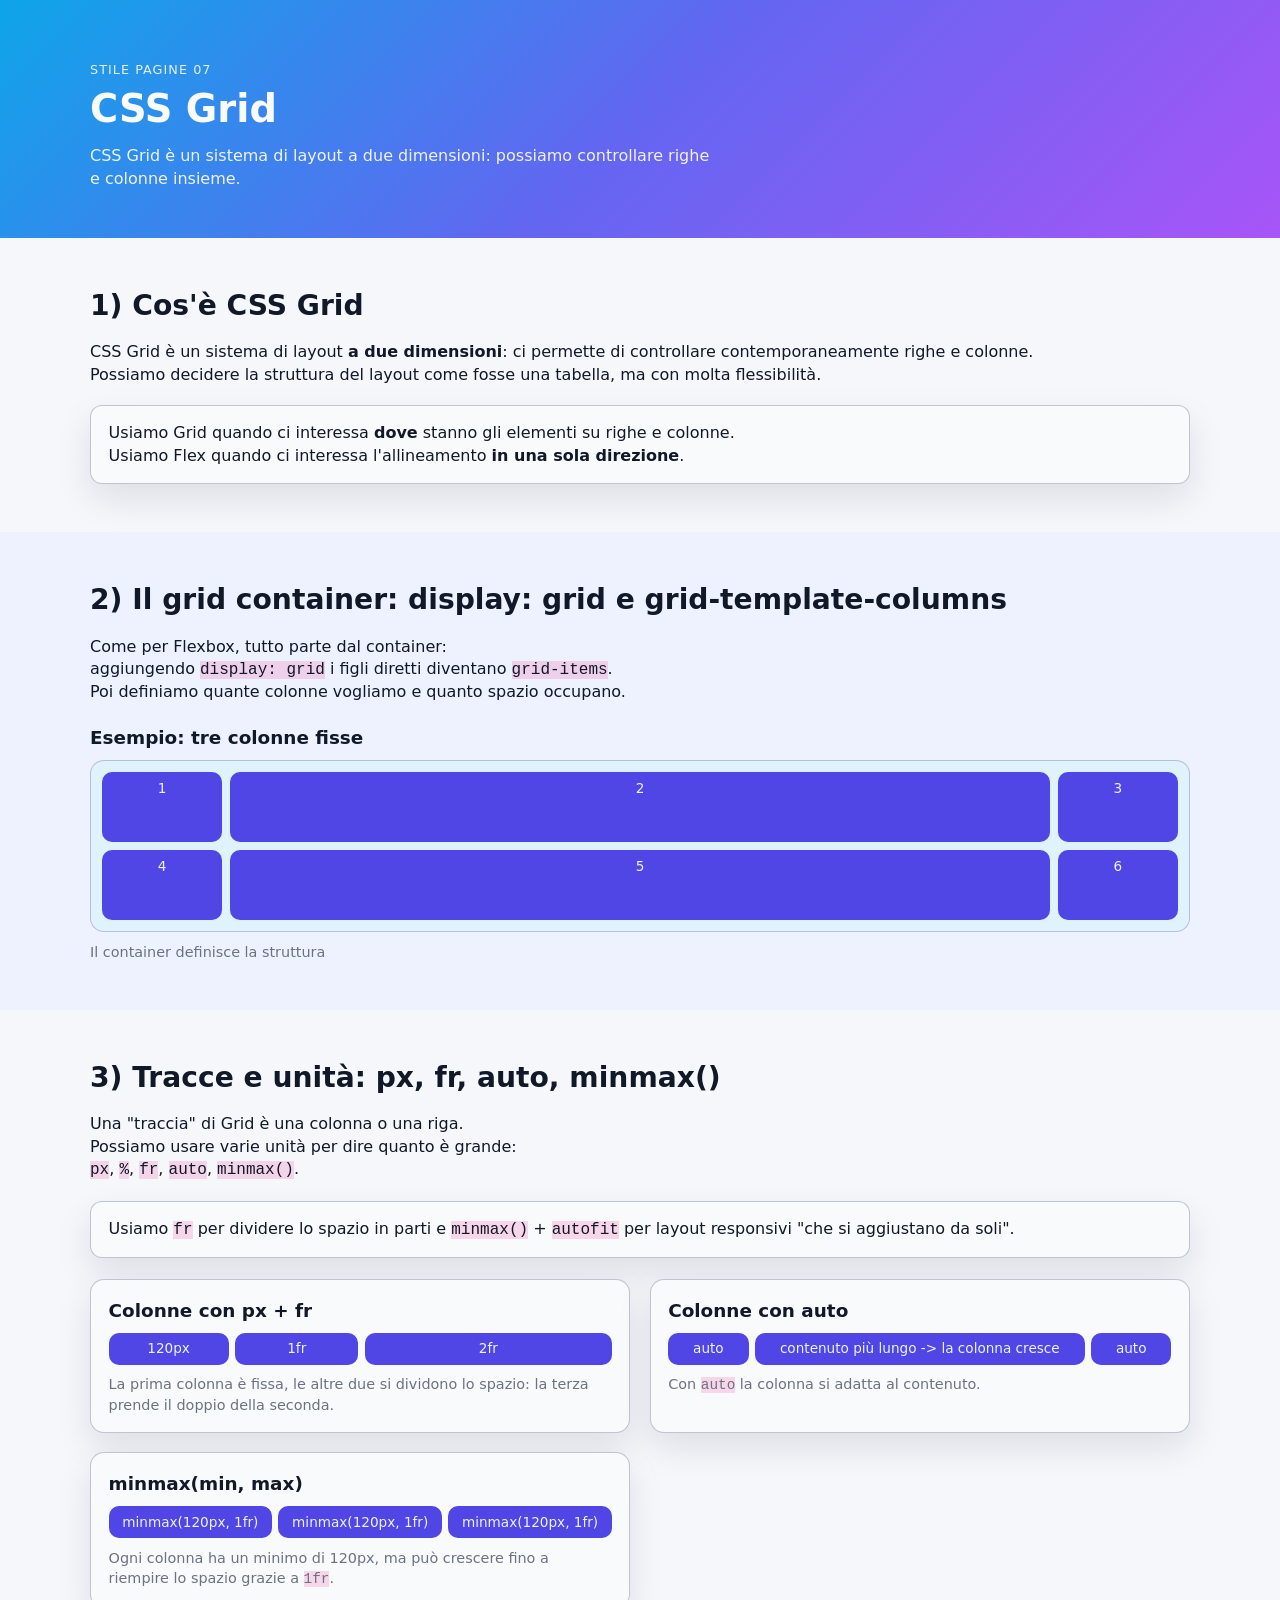
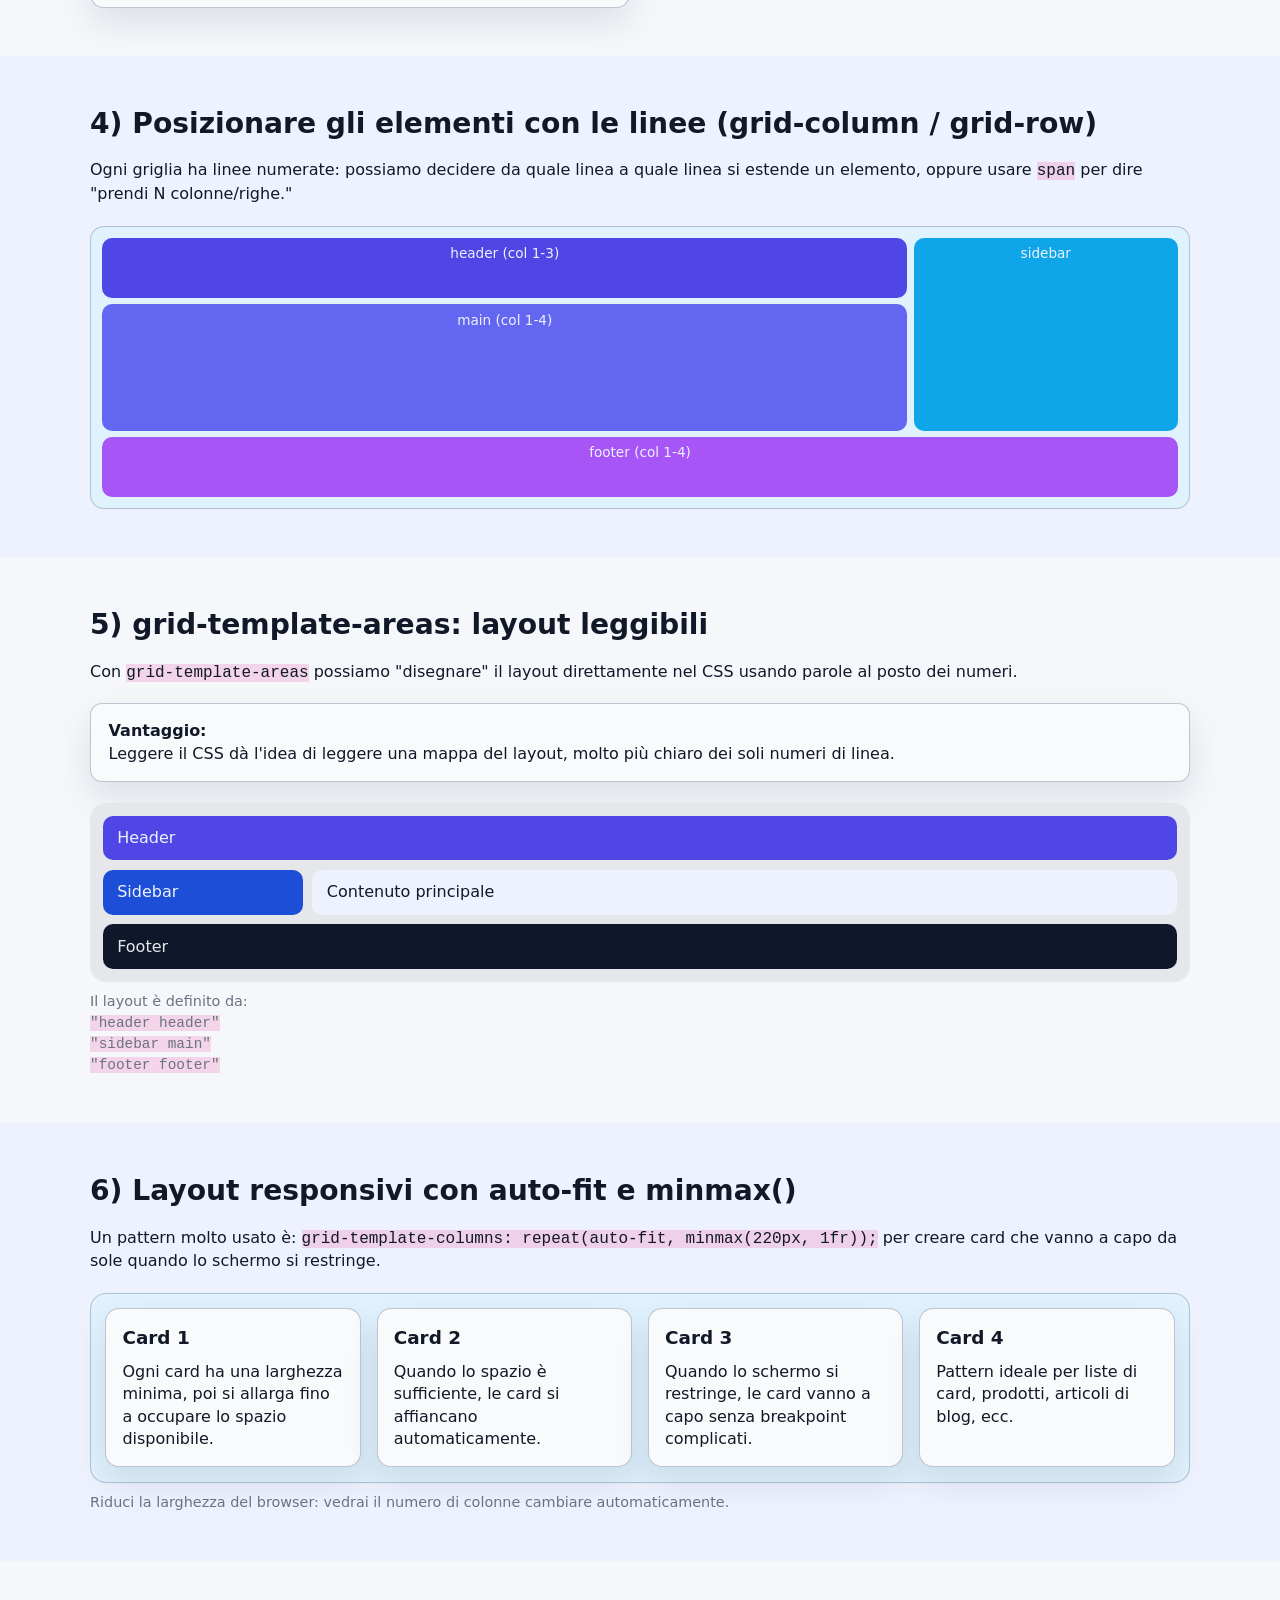
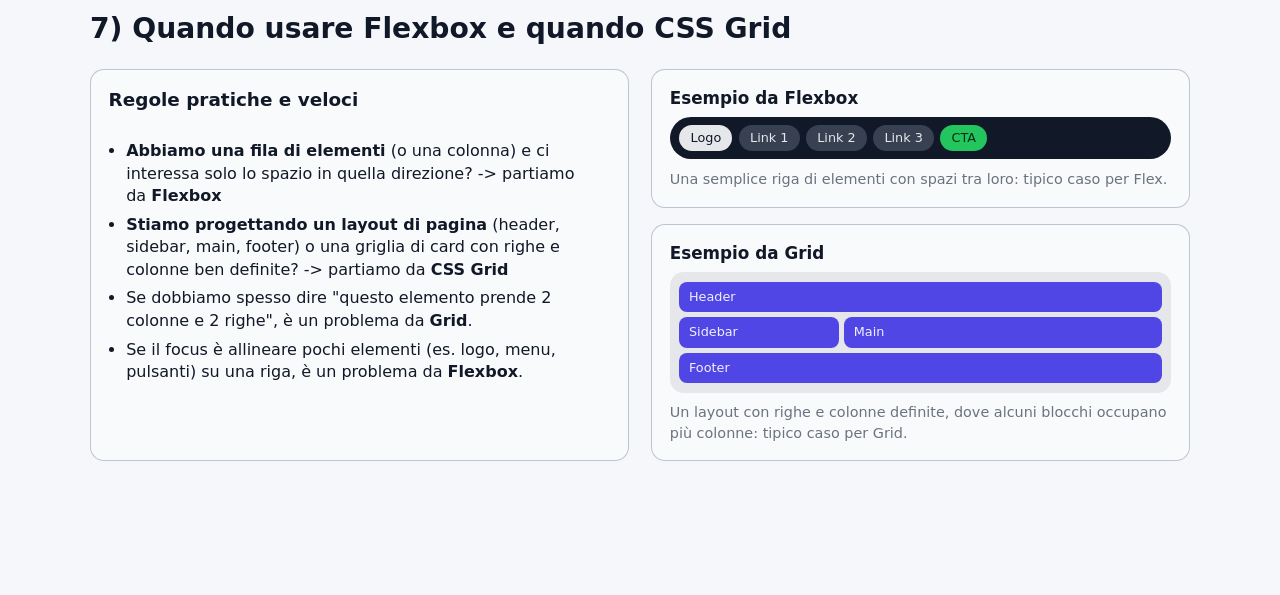
<file: 02-stile pagine/04-grid-css.html>
<!DOCTYPE html>
<html lang="it">
<head>
    <meta charset="UTF-8">
    <meta name="viewport" content="width=device-width, initial-scale=1.0">
    <title>HTML CSS - Stile Pagine 07 - Grid CSS</title>

    <link rel="stylesheet" href="css/04-grid-css.css">
</head>
<body>

    <header class="site-header">
        <div class="container">

            <p class="eyebrow">
                Stile pagine 07
            </p>

            <h1>CSS Grid</h1>

            <p class="lead">
                CSS Grid è un sistema di layout a due dimensioni: possiamo controllare righe e colonne insieme.
            </p>

        </div>
    </header>

    <main>
        <section class="section">
            <div class="container">

                <h2>1) Cos'è CSS Grid</h2>

                <p>
                    CSS Grid è un sistema di layout <strong>a due dimensioni</strong>: ci permette di controllare contemporaneamente righe e colonne. <br>
                    Possiamo decidere la struttura del layout come fosse una tabella, ma con molta flessibilità.
                </p>

                <div class="note">
                    Usiamo Grid quando ci interessa <strong>dove</strong> stanno gli elementi su righe e colonne. <br>
                    Usiamo Flex quando ci interessa l'allineamento <strong>in una sola direzione</strong>.
                </div>

            </div>
        </section>

        <section class="section-alt">
            <div class="container">

                <h2>2) Il grid container: display: grid e grid-template-columns</h2>

                <p>
                    Come per Flexbox, tutto parte dal container: <br>
                    aggiungendo <code>display: grid</code> i figli diretti diventano <code>grid-items</code>. <br>
                    Poi definiamo quante colonne vogliamo e quanto spazio occupano.
                </p>

                <div class="grid-demo-block">
                    <h3>Esempio: tre colonne fisse</h3>

                    <div class="grid-basic">
                        <div class="cell">1</div>
                        <div class="cell">2</div>
                        <div class="cell">3</div>
                        <div class="cell">4</div>
                        <div class="cell">5</div>
                        <div class="cell">6</div>
                    </div>

                    <p class="caption">
                        Il container definisce la struttura
                    </p>
                </div>

            </div>
        </section>

        <section class="section">
            <div class="container">

                <h2>3) Tracce e unità: px, fr, auto, minmax()</h2>

                <p>
                    Una "traccia" di Grid è una colonna o una riga. <br>
                    Possiamo usare varie unità per dire quanto è grande: <br>
                    <code>px</code>, <code>%</code>, <code>fr</code>, <code>auto</code>, <code>minmax()</code>.
                </p>

                <div class="note">
                    Usiamo <code>fr</code> per dividere lo spazio in parti e <code>minmax()</code> + <code>autofit</code> per layout responsivi "che si aggiustano da soli".
                </div>

                <div class="grid-units-wrapper">
                    <!-- px + fr -->
                    <div class="grid-units-block">
                        <h3>Colonne con px + fr</h3>

                        <div class="grid-units grid-units-fr">
                            <div class="cell">120px</div>
                            <div class="cell">1fr</div>
                            <div class="cell">2fr</div>
                        </div>

                        <p class="caption">
                            La prima colonna è fissa, le altre due si dividono lo spazio: la terza prende il doppio della seconda.
                        </p>
                    </div>

                    <!-- auto -->
                    <div class="grid-units-block">
                        <h3>Colonne con auto</h3>

                        <div class="grid-units grid-units-auto">
                            <div class="cell">auto</div>
                            <div class="cell">contenuto più lungo -> la colonna cresce</div>
                            <div class="cell">auto</div>
                        </div>

                        <p class="caption">
                            Con <code>auto</code> la colonna si adatta al contenuto.
                        </p>
                    </div>

                    <!-- minmax() -->
                    <div class="grid-units-block">
                        <h3>minmax(min, max)</h3>

                        <div class="grid-units grid-units-minmax">
                            <div class="cell">minmax(120px, 1fr)</div>
                            <div class="cell">minmax(120px, 1fr)</div>
                            <div class="cell">minmax(120px, 1fr)</div>
                        </div>

                        <p class="caption">
                            Ogni colonna ha un minimo di 120px, ma può crescere fino a riempire lo spazio grazie a <code>1fr</code>.
                        </p>
                    </div>
                </div>

            </div>
        </section>

        <!-- Posizionamento con linee -->
        <section class="section-alt">
            <div class="container">

                <h2>4) Posizionare gli elementi con le linee (grid-column / grid-row)</h2>

                <!--
                    Il concetto di "line numbers" è molto importante:
                    le linee sono i bordi delle colonne/righe, numerate da 1 in su.

                    grid-column: 1 / 3 => dalla linea 1 alla linea 3 (prende 2 colonne)
                    grid-row: 1 / span 2 => parte dalla linea 1 e si estende per 2 tracce
                -->

                <p>
                    Ogni griglia ha linee numerate: possiamo decidere da quale linea a quale linea si estende un elemento, oppure usare <code>span</code> per dire "prendi N colonne/righe."
                </p>

                <div class="grid-lines-demo">
                    <div class="grid-lines">
                        <div class="cell area-header">header (col 1-3)</div>
                        <div class="cell area-sidebar">sidebar</div>
                        <div class="cell area-main">main (col 1-4)</div>
                        <div class="cell area-footer">footer (col 1-4)</div>
                    </div>
                </div>

            </div>
        </section>

        <!-- grid-template-areas -->
        <section class="section">
            <div class="container">

                <h2>5) grid-template-areas: layout leggibili</h2>

                <!--
                    Grid è spesso utilizzato per i layout di pagina.

                    grid-template-areas permette di "disegnare" il layout a parole:

                    "header header"
                    "sidebar main"
                    "footer footer"

                    È super leggibile anche per chi vede il CSS senza aver visto il risultato.
                -->

                <p>
                    Con <code>grid-template-areas</code> possiamo "disegnare" il layout direttamente nel CSS usando parole al posto dei numeri.
                </p>

                <div class="note">
                    <strong>Vantaggio:</strong> <br>
                    Leggere il CSS dà l'idea di leggere una mappa del layout, molto più chiaro dei soli numeri di linea.
                </div>

                <div class="grid-areas-demo">
                    <div class="page-layout">
                        <header class="page-header">Header</header>
                        <aside class="page-sidebar">Sidebar</aside>
                        <main class="page-main">Contenuto principale</main>
                        <footer class="page-footer">Footer</footer>
                    </div>

                    <p class="caption">
                        Il layout è definito da: <br>
                        <code>"header header" <br>
                        "sidebar main" <br>
                        "footer footer"</code>
                    </p>
                </div>

            </div>
        </section>

        <!-- auto-fit + minmax = griglia responsiva -->
        <section class="section-alt">
            <div class="container">

                <h2>6) Layout responsivi con auto-fit e minmax()</h2>

                <!--
                    Questo è il pattern "classico" dei layout moderni fatti con Grid:
                    repeat(auto-fit, minmax(220px, 1fr))

                    Effetto:
                    - Quando c'è spazio: più colonne
                    - Qando lo spazio stringe: meno colonne, fino a 1
                -->

                <p>
                    Un pattern molto usato è: <code>grid-template-columns: repeat(auto-fit, minmax(220px, 1fr));</code> per creare card che vanno a capo da sole quando lo schermo si restringe.
                </p>

                <div class="grid-cards-demo">
                    <div class="grid-cards">
                        <article class="card">
                            <h3>Card 1</h3>
                            <p>
                                Ogni card ha una larghezza minima, poi si allarga fino a occupare lo spazio disponibile.
                            </p>
                        </article>
                        <article class="card">
                            <h3>Card 2</h3>
                            <p>
                                Quando lo spazio è sufficiente, le card si affiancano automaticamente.
                            </p>
                        </article>
                        <article class="card">
                            <h3>Card 3</h3>
                            <p>
                                Quando lo schermo si restringe, le card vanno a capo senza breakpoint complicati.
                            </p>
                        </article>
                        <article class="card">
                            <h3>Card 4</h3>
                            <p>
                                Pattern ideale per liste di card, prodotti, articoli di blog, ecc.
                            </p>
                        </article>
                    </div>

                    <p class="caption">
                        Riduci la larghezza del browser: vedrai il numero di colonne cambiare automaticamente.
                    </p>
                </div>

            </div>
        </section>

        <!-- quando usare Flex e quando Grid -->
        <section class="section">
            <div class="container">

                <h2>7) Quando usare Flexbox e quando CSS Grid</h2>

                <!--
                    Flexbox o Grid:
                    - Flex = 1 dimensione (riga O dolonna)
                    - Grid = 2 dimensioni (righe E colonne)
                    - Flex è ottimo per: nav, gruppi di bottoni, allineamenti singoli
                    - Grid è ottimo per: layout di pagina, dashboard, reticoli complessi
                -->

                <div class="flex-vs-grid-layout">
                    <div class="flex-vs-grid-text">
                        <h3>Regole pratiche e veloci</h3>

                        <ul>
                            <li>
                                <strong>Abbiamo una fila di elementi</strong> (o una colonna) e ci interessa solo lo spazio in quella direzione? -> partiamo da <strong>Flexbox</strong>
                            </li>
                            <li>
                                <strong>Stiamo progettando un layout di pagina</strong> (header, sidebar, main, footer) o una griglia di card con righe e colonne ben definite? -> partiamo da <strong>CSS Grid</strong>
                            </li>
                            <li>
                                Se dobbiamo spesso dire "questo elemento prende 2 colonne e 2 righe", è un problema da <strong>Grid</strong>.
                            </li>
                            <li>
                                Se il focus è allineare pochi elementi (es. logo, menu, pulsanti) su una riga, è un problema da <strong>Flexbox</strong>.
                            </li>
                        </ul>
                    </div>

                    <div class="flex-vs-grid-examples">
                        <div class="example-block">
                            <h4>Esempio da Flexbox</h4>

                            <div class="example-flex-row">
                                <div class="pill">Logo</div>
                                <div class="pill pill-soft">Link 1</div>
                                <div class="pill pill-soft">Link 2</div>
                                <div class="pill pill-soft">Link 3</div>
                                <div class="pill accent">CTA</div>
                            </div>

                            <p class="caption">
                                Una semplice riga di elementi con spazi tra loro: tipico caso per Flex.
                            </p>
                        </div>

                        <div class="example-block">
                            <h4>Esempio da Grid</h4>

                            <div class="example-grid-layout">
                                <div class="eg-header">Header</div>
                                <div class="eg-sidebar">Sidebar</div>
                                <div class="eg-main">Main</div>
                                <div class="eg-footer">Footer</div>
                            </div>

                            <p class="caption">
                                Un layout con righe e colonne definite, dove alcuni blocchi occupano più colonne: tipico caso per Grid.
                            </p>
                        </div>
                    </div>
                </div>

            </div>
        </section>
    </main>

</body>
</html>
</file>
<file: esempio/style.css>
:root {
    --bg: #0f172a;
    --panel: #111c33;
    --text: #e5e7eb;
    --muted: #9ca3af;
    --accent: #84cc16;
}

* {
    box-sizing: border-box;
}

body {
    margin: 0;
    font-family: system-ui, -apple-system, BlinkMacSystemFont, 'Segoe UI', Roboto, Oxygen, Ubuntu, Cantarell, 'Open Sans', 'Helvetica Neue', sans-serif;
    background: var(--bg);
    color: var(--text);
    line-height: 1.5;
}

.container {
    max-width: 780px;
    margin: 0 auto;
    padding: 18px;
}

.card {
    background: var(--panel);
    border: 1px solid rgba(255, 255, 255, 0.08);
    border-radius: 14px;
    padding: 18px;
}

.muted {
    color: var(--muted);
}

.btn {
    margin-top: 12px;
    padding: 10px 14px;
    border: 0;
    border-radius: 10px;
    cursor: pointer;
    background: var(--accent);
    color: #0b1220;
    font-weight: 700;
}

.light {
    --bg: #f8fafc;
    --panel: #ffffff;
    --text: #0f172a;
    --muted: #475569;
    --accent: #2563eb;
}
</file>
<file: 02-stile pagine/css/01-basi-css.css>
/*
    -------------------------------------------------------------------------
    LEZIONE BASE DI CSS
    -------------------------------------------------------------------------

    CSS significa Cascading Style Sheets.
    Serve a gestire l'aspetto grafico degli elementi HTML.

    -------------------------------------------------------------------------
    COME SI SCRIVE UNA REGOLA CSS
    -------------------------------------------------------------------------

    Una regola CSS è fatta così:

    selettore {
        proprietà: valore;
    }

    Esempio:

    p {
        color: blue;
    }

    In questo caso:
    - p = selettore
    - color = proprietà
    - blue = valore

    Questa regola dice:
    "tutti i paragrafi devono avere il testo blu"

    -------------------------------------------------------------------------
    SELETTORI BASE
    -------------------------------------------------------------------------

    1. Selettore di tag
       Esempio: p
       Seleziona tutti gli elementi di quel tipo

    2. Selettore di classe
       Esempio: .card
       Seleziona tutti gli elementi che hanno quella classe

    3. Selettore di id
       Esempio: #special-paragraph
       Seleziona un elemento specifico con quell'id

    -------------------------------------------------------------------------
    NOTA IMPORTANTE
    -------------------------------------------------------------------------

    Il CSS viene letto dall'alto verso il basso.
    Se più regole agiscono sullo stesso elemento, può prevalere quella più specifica
    oppure quella scritta dopo.
*/

/*
    Browser e pagine HTML hanno degli stili di default.
    Qui facciamo una piccola normalizzazione di base.
*/
body {
    margin: 0;
    font-family: Arial, sans-serif;
    background-color: #f4f4f4;
    color: #222222;
    line-height: 1.6;
}

/*
    main è il contenitore principale del contenuto.
    max-width limita la larghezza massima.
    margin: 0 auto centra il contenitore orizzontalmente.
    padding aggiunge spazio interno.
*/
main {
    max-width: 900px;
    margin: 0 auto;
    padding: 40px 20px 80px;
}

/*
    -------------------------------------------------------------------------
    ESEMPIO 1: STILE GENERALE DELLA PARTE INIZIALE
    -------------------------------------------------------------------------
*/
.hero {
    margin-bottom: 40px;
    padding: 24px;
    background-color: #ffffff;
    border: 1px solid #d9d9d9;
    border-radius: 12px;
}

/*
    .eyebrow è una classe.
    Il punto davanti al nome indica che stiamo selezionando una classe.
*/
.eyebrow {
    margin: 0 0 8px;
    font-size: 14px;
    font-weight: bold;
    text-transform: uppercase;
    color: #0d6efd;
}

/*
    h1 è un selettore di tag.
    Quindi questa regola colpisce tutti gli h1 della pagina.
*/
h1 {
    margin: 0 0 12px;
    font-size: 42px;
    line-height: 1.1;
}

.intro-text {
    margin: 0;
    max-width: 700px;
}

/*
    -------------------------------------------------------------------------
    ESEMPIO 2: SEZIONI DELLA PAGINA
    -------------------------------------------------------------------------
*/
.example-section {
    margin-bottom: 32px;
    padding: 24px;
    background-color: #ffffff;
    border: 1px solid #d9d9d9;
    border-radius: 12px;
}

h2 {
    margin-top: 0;
    margin-bottom: 12px;
    font-size: 28px;
}

h3 {
    margin-top: 0;
}

/*
    -------------------------------------------------------------------------
    ESEMPIO 3: BOX DI DIMOSTRAZIONE
    -------------------------------------------------------------------------

    Questo blocco ci aiuta a vedere:
    - background-color = colore di sfondo
    - padding = spazio interno
    - border = bordo
    - margin = spazio esterno
*/
.demo-box {
    margin: 20px 0;
    padding: 20px;
    background-color: #eef4ff;
    border: 2px solid #8db4ff;
    border-radius: 8px;
}

/*
    -------------------------------------------------------------------------
    ESEMPIO 4: ID
    -------------------------------------------------------------------------

    Il cancelletto indica un id.
    In teoria un id dovrebbe comparire una sola volta nella pagina.
*/
#special-paragraph {
    padding: 12px;
    background-color: #fff7d6;
    border-left: 5px solid #e0b100;
}

/*
    -------------------------------------------------------------------------
    ESEMPIO 5: TESTO E COLORI
    -------------------------------------------------------------------------
*/
.text-highlight {
    color: #b42318;
    font-weight: bold;
}

.text-center {
    text-align: center;
    background-color: #f0f8f1;
    padding: 12px;
    border-radius: 8px;
}

/*
    -------------------------------------------------------------------------
    ESEMPIO 6: BOX MODEL
    -------------------------------------------------------------------------

    BOX MODEL = modo in cui il browser calcola spazio e dimensioni di un elemento.

    In modo semplice possiamo immaginarlo così:

    contenuto -> padding -> bordo -> margin

    - content = contenuto vero e proprio
    - padding = spazio interno
    - border = bordo
    - margin = spazio esterno
*/
.spacing-box {
    margin-top: 24px;
    padding: 24px;
    background-color: #e9fff0;
    border: 3px dashed #2e8b57;
    border-radius: 10px;
}

/*
    -------------------------------------------------------------------------
    ESEMPIO 7: CARD
    -------------------------------------------------------------------------

    Qui mettiamo insieme più proprietà per costruire un elemento grafico semplice.
*/
.card {
    max-width: 420px;
    padding: 24px;
    margin-top: 20px;
    background-color: #f8f9ff;
    border: 1px solid #cfd7ff;
    border-radius: 14px;
}

.card-role {
    margin-top: -6px;
    margin-bottom: 16px;
    color: #555555;
    font-weight: bold;
}

/*
    Questo link viene trasformato in un piccolo pulsante visivo.
*/
.card-button {
    display: inline-block;
    margin-top: 10px;
    padding: 10px 16px;
    background-color: #0d6efd;
    color: #ffffff;
    text-decoration: none;
    border-radius: 8px;
}

/*
    :hover cambia l'aspetto quando il mouse passa sopra l'elemento.
    Non è essenziale per capire le basi, ma è utile come piccolo assaggio.
*/
.card-button:hover {
    background-color: #0b5ed7;
}

/*
    -------------------------------------------------------------------------
    ESEMPIO 8: LISTA FINALE
    -------------------------------------------------------------------------
*/
ul {
    padding-left: 20px;
}

li {
    margin-bottom: 8px;
}

/*
    -------------------------------------------------------------------------
    RIASSUNTO RAPIDO
    -------------------------------------------------------------------------

    Proprietà utili viste in questa lezione:

    color               cambia il colore del testo
    background-color    cambia il colore di sfondo
    font-size           cambia la dimensione del testo
    text-align          allinea il testo
    width / max-width   controllano la larghezza
    margin              spazio esterno
    padding             spazio interno
    border              aggiunge un bordo
    border-radius       arrotonda gli angoli

    -------------------------------------------------------------------------
    CONSIGLIO PER STUDIARE DA SOLI
    -------------------------------------------------------------------------

    Il modo migliore per imparare CSS è provare a cambiare i valori.

    Per esempio:
    - cambia un colore
    - aumenta un padding
    - cambia la dimensione del testo
    - modifica il bordo

    Più fai prove, più il comportamento del CSS diventa chiaro.
*/
</file>
<file: 02-stile pagine/css/02-flexbox.css>
/* RESET MINIMO E BASE */
*,
*::after,
*::before {
    box-sizing: border-box;
}

html,
body {
    margin: 0;
    padding: 0;
}

body {
    font-family: system-ui, -apple-system, BlinkMacSystemFont, 'Segoe UI', Roboto, Oxygen, Ubuntu, Cantarell, 'Open Sans', 'Helvetica Neue', sans-serif;
    line-height: 1.5;
    background: #f5f7fb;
    color: #111827;
    padding-bottom: 100vh;
}

/* Contenitore centrato per la pagina */
.container {
    /* width: 92vw;
    max-width: 1100px; */
    width: min(1100px, 92vw);
    margin: 0 auto;
}

/* STILE GENERALE: HEADER, SEZIONI, TIPOGRAFIA */
.site-header {
    padding: 3.8rem 0 3rem;
    color: #f9fafb;
    background: linear-gradient(135deg, #4f46e5 0%, #6366f1 50%, #ec4899 100%);
}

.eyebrow {
    letter-spacing: 0.08rem;
    text-transform: uppercase;
    font-size: 0.8rem;
    opacity: 0.85;
    margin: 0 0 0.5rem;
}

h1 {
    /* clamp(dim.Min, dim.Ideale, dim.Max) */
    font-size: clamp(1.9rem, 3vw, 2.6rem);
    line-height: 1.15;
    margin: 0 0 0.5rem;
}

h2 {
    font-size: clamp(1.4rem, 2.2vw, 1.9rem);
    margin: 0 0 1rem;
}

h3 {
    font-size: 1.15rem;
    margin: 0 0 0.6rem;
}

p {
    margin: 0 0 1rem;
}

.lead {
    max-width: 55ch;
    margin: 0;
    opacity: 0.9;
}

.section {
    padding: 3rem 0;
}

.section-alt {
    background: #eef2ff;
}

.note {
    background: #f9fafb;
    padding: 1rem 1.1rem;
    margin-top: 1.2rem;
    border: 1px solid rgba(148, 163, 184, 0.6);
    border-radius: 12px;
    box-shadow: 0 15px 35px rgba(15, 23, 42, 0.08);
}

code {
    font-family: ui-monospace, SFMono-Regular, Menlo, Consolas, monospace;
    background: rgba(236, 72, 154, 0.2);
    padding: 0.1rem 0.35rem;
    border-radius: 0.35rem;
    font-size: 0.9rem;
}

/* Caption sotto le demo */
.caption {
    font-size: 0.9rem;
    color: #6b7280;
    margin-top: 0.6rem;
    margin-bottom: 0;
}

/* Layout per coppie di demo affiancate */
.flex-demo-grid {
    display: grid;
    grid-template-columns: repeat(2, minmax(0, 1fr));
    gap: 1.2rem;
    margin-top: 1.3rem;
}

.flex-block {
    background: #f9fafb;
    border-radius: 14px;
    border: 1px solid rgba(148, 163, 184, 0.6);
    padding: 1.2rem;
    box-shadow: 0 15px 35px rgba(15, 23, 42, 0.08);
}

/* Box piccoli per le demo */
.box {
    background: #4f46e5;
    color: #eef2ff;
    border-radius: 10px;
    padding: 0.4rem 0.7rem;
    font-weight: 600;
    text-align: center;
    min-width: 44px;
}

/* Variante di box più alta */
.box.tall {
    padding: 1.4rem;
}

.tag {
    background: #4f46e5;
    color: #eef2ff;
    border-radius: 999px;
    padding: .35rem .9rem;
    font-size: .85rem;
    /* per non andare a capo all'interno dei tag */
    white-space: nowrap;
}

/* DEMO: FLEX E FLEX-DIRECTION */

/* Container flex base (riga) */
.flex-row-base {
    /*
        display: flex trasforma questo elemento in un "flex container"

        CONSEGUENZE"
        - i suoi figli diretti diventano "flex items"
        - per default flex-direction è "row"
        - quindi l'asse principale è orizzontale
    */
    display: flex;
    flex-direction: row;
    gap: 0.5rem;

    /* Aggiungiamo padding e sfondo per vedere il container */
    background: #e0e7ff;
    padding: .6rem;
    border-radius: 12px;
}

/* Container flex base (colonna) */
.flex-column-base {
    /*
        Cambiando flex-direction in column, l'asse principale diventa verticale.

        Questo significa che:
        - justify-content lavora dall'alto verso il basso
        - align-items lavora da sinistra a destra
    */
    display: flex;
    flex-direction: column;
    gap: 0.5rem;

    /* Aggiungiamo padding e sfondo per vedere il container */
    background: #e0e7ff;
    padding: .6rem;
    border-radius: 12px;
}

/* DEMO: JUSTIFY-CONTENT E ALIGN-ITEMS */

/* justify-content */
.justify-between {
    /*
        L'asse principale è orizzontale (flex-direction: row).
        justify-content decide la distribuzione degli items lungo la riga.
    */
    justify-content: space-between;
}

/* Container più alto per far vedere l'allineamento verticale */
.flex-row-tall {
    display: flex;
    gap: .5rem;

    background: #e0e7ff;
    padding: .6rem;
    border-radius: 12px;

    /* Altezza fissa solo per scopo dimostrativo */
    min-height: 120px;
}

/* align-items */
.align-center {
    /*
        align-items lavora sul cross axis.
        Con flex-direction: row, il cross axis è verticale
    */
    align-items: center;
}

/* DEMO: FLEX-WRAP E GAP */
.flex-wrap-demo {
    margin-top: 1.3rem;
}

/* Container flex con wrap e gap */
.flex-wrap-grid {
    display: flex;
    flex-wrap: wrap;
    gap: .75rem;

    background: #e0e7ff;
    padding: .6rem;
    border-radius: 12px;
}

/* DEMO: FLEX GROW/SHRINK/BASIS (CARDS) */

.cards-flex-row {
    /*
        Questo è un esempio tipico di layout con card affiancate.

        display: flex   => le card sono in riga
        gap             => spazio tra le card
    */
    display: flex;
    gap: 1rem;
    margin-top: 1.5rem;
    margin-bottom: 2rem;
}

/* Layout responsive per le card: su schermi stretti diventano una colonna */
@media (max-width: 800px) {
    .cards-flex-row {
        flex-direction: column;
    }
}

/* Singola card (flex item) */
.card {
    background: #f9fafb;
    border-radius: 14px;
    border: 1px solid rgba(148, 163, 184, 0.6);
    padding: 1.2rem;
    box-shadow: 0 15px 35px rgba(15, 23, 42, 0.08);

    /*
        Qui usiamo flex: 1;
        Shorthand di flex-grow, flex-shrink e flex-basis.

        flex: 1;
        è equivalente a:
        flex: 1 1 0;

        RISULTATO:
        - Tutte le card con flex: 1 occupano lo spazio in parti uguali
        
        - flex-grow     => Quanta parte dello spazio in più sono disposto a prendermi rispetto agli altri fratelli. Si ragiona in proporzioni e non in pixel.
        - flex-shrink   => Quanto mi lascio comprimere quando lo spazio non è sufficiente. Anche qui è proporzionale tra gli elementi.
        - flex-basis    => È la dimensione di base lungo il main axis (larghezza se row, altezza se column). Parte da 0, poi cresce in base allo spazio disponibile.

        Valore di default dei flex items:
        flex: 0 1 auto;
        non cresce, può restringersi, dimensione base = auto

        Colonne fluide che si dividono lo spazio in parti uguali
        flex: 1 1 0;
        crescono, si restringono, partono tutti da 0 e si dividono lo spazio.

        Elemento fisso, né cresce né si restringe
        flex: 0 0 200px;
        sempre 200px (se proprio non ci sta, inizierà a esplodere il layout)

        Elemento che cresce il doppio degli altri
        flex: 2 1 0;
        si prende il doppio dello spazio extra rispetto a flex: 1 1 0;
    */
    flex: 1;
}

.flex-gsb-demo {
    display: flex;
    gap: .75rem;
    margin-top: .8rem;

    background: #eff6ff;
    padding: .9rem;
    border-radius: 14px;
    border: 1px solid rgba(148, 163, 184, 0.6);
}

.box-gsb {
    background: #4f46e5;
    color: #eef2ff;
    border-radius: 10px;
    padding: .45rem .75rem;
    font-size: .85rem;
    text-align: center;
    white-space: nowrap;

    flex-basis: 120px;
}

.flex-gsb-grow .box-gsb {
    flex-shrink: 1;
}

.flex-gsb-grow .grow-1 {
    /*
        Questi elementi:
        - partono da 120px (basis)
        - possono restringersi (shrink:1)
        - crescono con "peso" 1
    */
    flex: 1 1 120px;
}

.flex-gsb-grow .grow-2 {
    /*
        Cresce più degli altri a parità di spazio
    */
    flex: 2 1 120px;
}

/* DEMO SHRINK */
.flex-gsb-shrink .box-gsb {
    flex-basis: 180px;
    flex-grow: 0;
}

.flex-gsb-shrink .shrink-1 {
    flex-shrink: 1;
}

.flex-gsb-shrink .shrink-0 {
    flex-shrink: 0;
    background: #f97316;
}

/* DEMO BASIS */
.flex-gsb-basis .box-gsb {
    /*
        Qui usiamo lo stesso grow/shrink per tutti, cambiamo solo la base
    */
    flex-grow: 1;
    flex-shrink: 1;
}

.flex-gsb-basis .basis-small {
    flex-basis: 100px;
}

.flex-gsb-basis .basis-medium {
    flex-basis: 200px;
    background: #6366f1;
}

.flex-gsb-basis .basis-large {
    flex-basis: 300px;
    background: #ec4899;
}

/* ALIGN-SELF E ORDER */
.flex-self-order-demo {
    margin-top: 1.5rem;
}

.flex-self-order {
    display: flex;
    align-items: center;
    gap: .6rem;

    background: #e0f2fe;
    padding: .8rem;
    border-radius: 12px;
    min-height: 90px;
}

.pill {
    background: #0ea5e9;
    color: #f0f9ff;
    border-radius: 999px;
    padding: .3rem 1rem;
    font-size: .9rem;
}

/* Elemento con align-self */
.pill-special {
    /*
        Align-self sovrascrive l'allineamento del singolo elemento rispetto al align-items del contenitore flex.
        In questo caso il contenitore allinea al centro, ma questo elemento viene allineato in alto (flex-start)
    */
    align-self: flex-start;
    background: #6366f1;
}

/* Elemento che viene visualizzato per primo grazie a order */
.pill-reordered {
    /*
        Gli elementi flex hanno di default order: 0.

        Un valore più piccolo viene visivamente "prima", un valore più grande "dopo".

        ATTENZIONE:
        Cambia solo l'ordine visivo, non l'ordine nel DOM (importante per accessibilità e screen reader)
    */
    order: -1;
    background: #f97316;
}

/* BOTTONI RIUTILIZZABILI */
.btn {
    display: inline-flex;
    justify-content: center;
    align-items: center;

    padding: .45rem .9rem;
    border-radius: 999px;
    font-size: .9rem;
    border: 1px solid transparent;
    cursor: pointer;

    transition: .3s ease;
}

.btn-primary {
    background: #4f46e5;
    color: #eef2ff;
    border-color: rgba(78, 70, 229, 0.9);
}

.btn-primary:hover {
    background: #4338ca;
}

.btn-ghost {
    background: transparent;
    color: #111827;
    border-color: rgba(148, 163, 184, 0.8);
}

.btn-ghost:hover {
    border-color: rgba(148, 163, 184, 0.12);
}

.btn-ghost.btn-light {
    color: #e0e7ff;
}

/* ESEMPIO NAVBAR */
.navbar {
    display: flex;
    justify-content: space-between;
    align-items: center;

    color: #e5e7eb;
    background: #111827;
    margin-top: 1.6rem;
    padding: .7rem 1rem;
    border-radius: 999px;
}

/* Logo */
.navbar-logo {
    font-weight: 700;
    letter-spacing: 0.08rem;
    font-size: .95rem;
}

/* Links */
.nav-links {
    list-style: none;
    padding: 0;
    margin: 0;

    display: flex;
    gap: 1.2rem;
}

.nav-links a {
    color: inherit;
    text-decoration: none;
    font-size: .9rem;
    opacity: .95;
}

.nav-links a:hover {
    opacity: 1;
}

/* Navbar actions */
.navbar-actions {
    display: flex;
    align-items: center;
    gap: .5rem;
}

.btn-menu,
.btn-close {
    display: none;
}

@media screen and (max-width: 768px) {
    .nav-links {
        display: flex;
        flex-direction: column;
        align-items: center;
        justify-content: center;

        position: fixed;
        top: 0;
        right: -100%;

        width: 100%;
        height: 100vh;
        background-color: #4338ca;

        transition: all .2s ease;
    }

    .nav-links.open {
        right: 0;
    }

    .btn-menu {
        display: inline-flex;
    }

    .btn-close {
        display: block;
        position: absolute;
        top: 2rem;
        right: 2rem;
    }
}
</file>
<file: 02-stile pagine/css/04-grid-css.css>
*,
*::after,
*::before {
    margin: 0;
    padding: 0;
    box-sizing: border-box;
}

:root {
    --clr-bg: #f5f7fb;
    --clr-bg-light: #eef2ff;
    --clr-text: #111827;
    --clr-text-light: #f9fafb;

    --border: 1px solid rgba(148, 163, 184, 0.6);
    --shadow: 0 15px 35px rgba(15, 23, 42, 0.1);
}

body {
    font-family: system-ui, -apple-system, BlinkMacSystemFont, 'Segoe UI', Roboto, Oxygen, Ubuntu, Cantarell, 'Open Sans', 'Helvetica Neue', sans-serif;
    background: var(--clr-bg);
    color: var(--clr-text);
    padding-bottom: 6rem;
    line-height: 1.4;
}

.container {
    width: min(1100px, 92vw);
    margin: 0 auto;
}

/* Stile generale */
.site-header {
    padding: 3.8rem 0 3rem;
    background: linear-gradient(135deg, #0ea5e9, #6366f1, #a855f7);
    color: var(--clr-text-light);
}

.eyebrow {
    letter-spacing: 0.08em;
    text-transform: uppercase;
    font-size: .8rem;
    opacity: .9;
    margin-bottom: .5rem;
}

h1 {
    font-size: clamp(1.9rem, 3vw, 2.6rem);
    line-height: 1.15;
    margin-bottom: .9rem;
}

h2 {
    font-size: clamp(1.4rem, 2.2vw, 1.9rem);
    margin-bottom: 1rem;
}

h3 {
    font-size: 1.15rem;
    margin-bottom: .6rem;
}

h4 {
    font-size: 1.05rem;
    margin-bottom: .4rem;
}

p {
    margin-bottom: 1rem;
}

.lead {
    max-width: 62ch;
    margin: 0;
    opacity: .95;
}

.section,
.section-alt {
    padding-block: 3rem;
}

.section-alt {
    background: var(--clr-bg-light);
}

.note {
    margin-top: 1.2rem;
    padding: 1rem 1.1rem;
    border-radius: 12px;
    background: var(--clr-text-light);
    border: var(--border);
    box-shadow: var(--shadow);
}

code {
    font-family: ui-monospace, monospace;
    background: rgba(236, 72, 154, 0.2);
}

.caption {
    font-size: .9rem;
    color: #6b7280;
    margin-top: .6rem;
    margin-bottom: 0;
}

.cell {
    background: #4f46e5;
    color: var(--clr-bg-light);
    border-radius: 10px;
    padding: .4rem .65rem;
    font-size: .85rem;
    text-align: center;
}

.grid-demo-block {
    margin-top: 1.3rem;
}

/* DEMO: Grid Container base */
.grid-basic {
    display: grid;
    grid-template-columns: 120px 1fr 120px;
    grid-auto-rows: 70px;
    /* altezza di base delle righe */
    gap: .5rem;

    background: #e0f2fe;
    padding: .7rem;
    border-radius: 14px;
    border: var(--border);
}

/* DEMO: unità */
.grid-units-wrapper {
    display: grid;
    grid-template-columns: repeat(2, minmax(0, 1fr));
    gap: 1.2rem;
    margin-top: 1.3rem;
}

@media (max-width: 900px) {
    .grid-units-wrapper {
        grid-template-columns: 1fr;
    }
}

.grid-units-block {
    background: var(--clr-text-light);
    border-radius: 14px;
    border: var(--border);
    padding: 1.1rem;
    box-shadow: var(--shadow);
}

.grid-units {
    display: grid;
    gap: .4rem;
    margin-top: .6rem;
}

/* px + fr demo */
.grid-units-fr {
    grid-template-columns: 120px 1fr 2fr;
}

/* AUTO demo */
.grid-units-auto {
    grid-template-columns: auto auto auto;
}

/* MINMAX demo */
.grid-units-minmax {
    /*
        Tre colonne con minimo 120px, massimo 1fr ciascuna.
        Le colonne possono restringersi, ma non sotto i 120px.
    */
    grid-template-columns: repeat(3, minmax(120px, 1fr));
}

/* DEMO: POSIZIONAMENTO CON LINEE */
.grid-lines-demo {
    margin-top: 1.3rem;
}

.grid-lines {
    display: grid;
    grid-template-columns: repeat(4, 1fr);
    grid-auto-rows: 60px;
    gap: .4rem;

    background: #e0f2fe;
    padding: .7rem;
    border-radius: 14px;
    border: var(--border);
}

.area-header {
    grid-column: 1 / 4;
    grid-row: 1 / 2;
}

.area-sidebar {
    grid-column: 4 / 5;
    grid-row: 1 / span 3;
    background: #0ea5e9;
}

.area-main {
    grid-column: 1 / 4;
    grid-row: 2 / 4;
    background: #6366f1;
}

.area-footer {
    grid-column: 1 / -1;
    background: #a855f7;
}

/* DEMO: GRID-TEMPLATE-AREAS */
.grid-areas-demo {
    margin-top: 1.3rem;
}

/*
    Layout di pagina semplice:
    - grid-template-areas è molto leggibile
    - le aree sono collegate alle proprietà grid-area dei singoli elementi
*/
.page-layout {
    display: grid;

    grid-template-columns: 200px 1fr;
    grid-template-rows: auto 1fr auto;

    grid-template-areas:
        "header header"
        "sidebar main"
        "footer footer";

    gap: .6rem;

    background: #e5e7eb;
    padding: .8rem;
    border-radius: 1rem;
}

.page-header {
    grid-area: header;
    background: #4f46e5;
    color: #eef2ff;
    border-radius: 10px;
    padding: .7rem .9rem;
}

.page-sidebar {
    grid-area: sidebar;
    background: #1d4ed8;
    color: #eef2ff;
    border-radius: 10px;
    padding: .7rem .9rem;
}

.page-main {
    grid-area: main;
    background: #eef2ff;
    border-radius: 10px;
    padding: .7rem .9rem;
}

.page-footer {
    grid-area: footer;
    background: #0f172a;
    color: #e5e7eb;
    border-radius: 10px;
    padding: .7rem .9rem;
}

/* DEMO: AUTO-FIT + MINMAX */
.grid-cards-demo {
    margin-top: 1.3rem;
}

.grid-cards {
    display: grid;
    grid-template-columns: repeat(auto-fit, minmax(220px, 1fr));
    gap: 1rem;

    background: #e0f2fe;
    padding: .9rem;
    border-radius: 1rem;
    border: var(--border);
}

.card {
    background: #f9fafb;
    border-radius: 14px;
    border: var(--border);
    padding: 1rem;
    box-shadow: var(--shadow);
}

.card p {
    margin-bottom: 0;
}

/* QUANDO FLEX E QUANDO GRID */
.flex-vs-grid-layout {
    margin-top: 1.3rem;
    display: grid;
    grid-template-columns: repeat(2, minmax(0, 1.2fr));
    gap: 1.4rem;
}

@media (max-width: 900px) {
    .flex-vs-grid-layout {
        grid-template-columns: 1fr;
    }
}

.flex-vs-grid-text {
    background: #f9fafb;
    border-radius: 14px;
    border: var(--border);
    padding: 1.1rem;
}

.flex-vs-grid-text ul {
    padding: 1.1rem;
    margin: 0;
}

.flex-vs-grid-text li {
    margin-bottom: .4rem;
}

.flex-vs-grid-examples {
    display: grid;
    gap: 1rem;
}

.example-block {
    background: #f9fafb;
    border-radius: 14px;
    border: var(--border);
    padding: 1.1rem;
}

.example-flex-row {
    display: flex;
    align-items: center;
    flex-wrap: wrap;
    gap: 0.4rem;

    background: #111827;
    padding: .5rem .6rem;
    border-radius: 999px;
}

.pill {
    background: #e5e7eb;
    color: #111827;
    border-radius: 999px;
    padding: .25rem .7rem;
    white-space: nowrap;
    font-size: .8rem;
}

.pill-soft {
    background: #374151;
    color: #e5e7eb;
}

.pill.accent {
    background: #22c55e;
    color: #052e16;
}

.example-grid-layout {
    display: grid;
    grid-template-columns: 160px 1fr;
    grid-template-rows: auto 1fr auto;
    grid-template-areas:
        "header header"
        "sidebar main"
        "footer footer";

    gap: .3rem;
    background: #e5e7eb;
    padding: .6rem;
    border-radius: 14px;
}

.eg-header {
    grid-area: header;
    background: #4f46e5;
    color: #eef2ff;
    border-radius: 8px;
    padding: .4rem .6rem;
    font-size: .8rem;
}

.eg-sidebar {
    grid-area: sidebar;
    background: #4f46e5;
    color: #eef2ff;
    border-radius: 8px;
    padding: .4rem .6rem;
    font-size: .8rem;
}

.eg-main {
    grid-area: main;
    background: #4f46e5;
    color: #eef2ff;
    border-radius: 8px;
    padding: .4rem .6rem;
    font-size: .8rem;
}

.eg-footer {
    grid-area: footer;
    background: #4f46e5;
    color: #eef2ff;
    border-radius: 8px;
    padding: .4rem .6rem;
    font-size: .8rem;
}

@media (max-width: 600px) {
    .example-grid-layout {
        grid-template-columns: 1fr;
        grid-template-rows: auto auto 1fr auto;
        grid-template-areas:
            "header"
            "main"
            "sidebar"
            "footer";
    }
}
</file>
